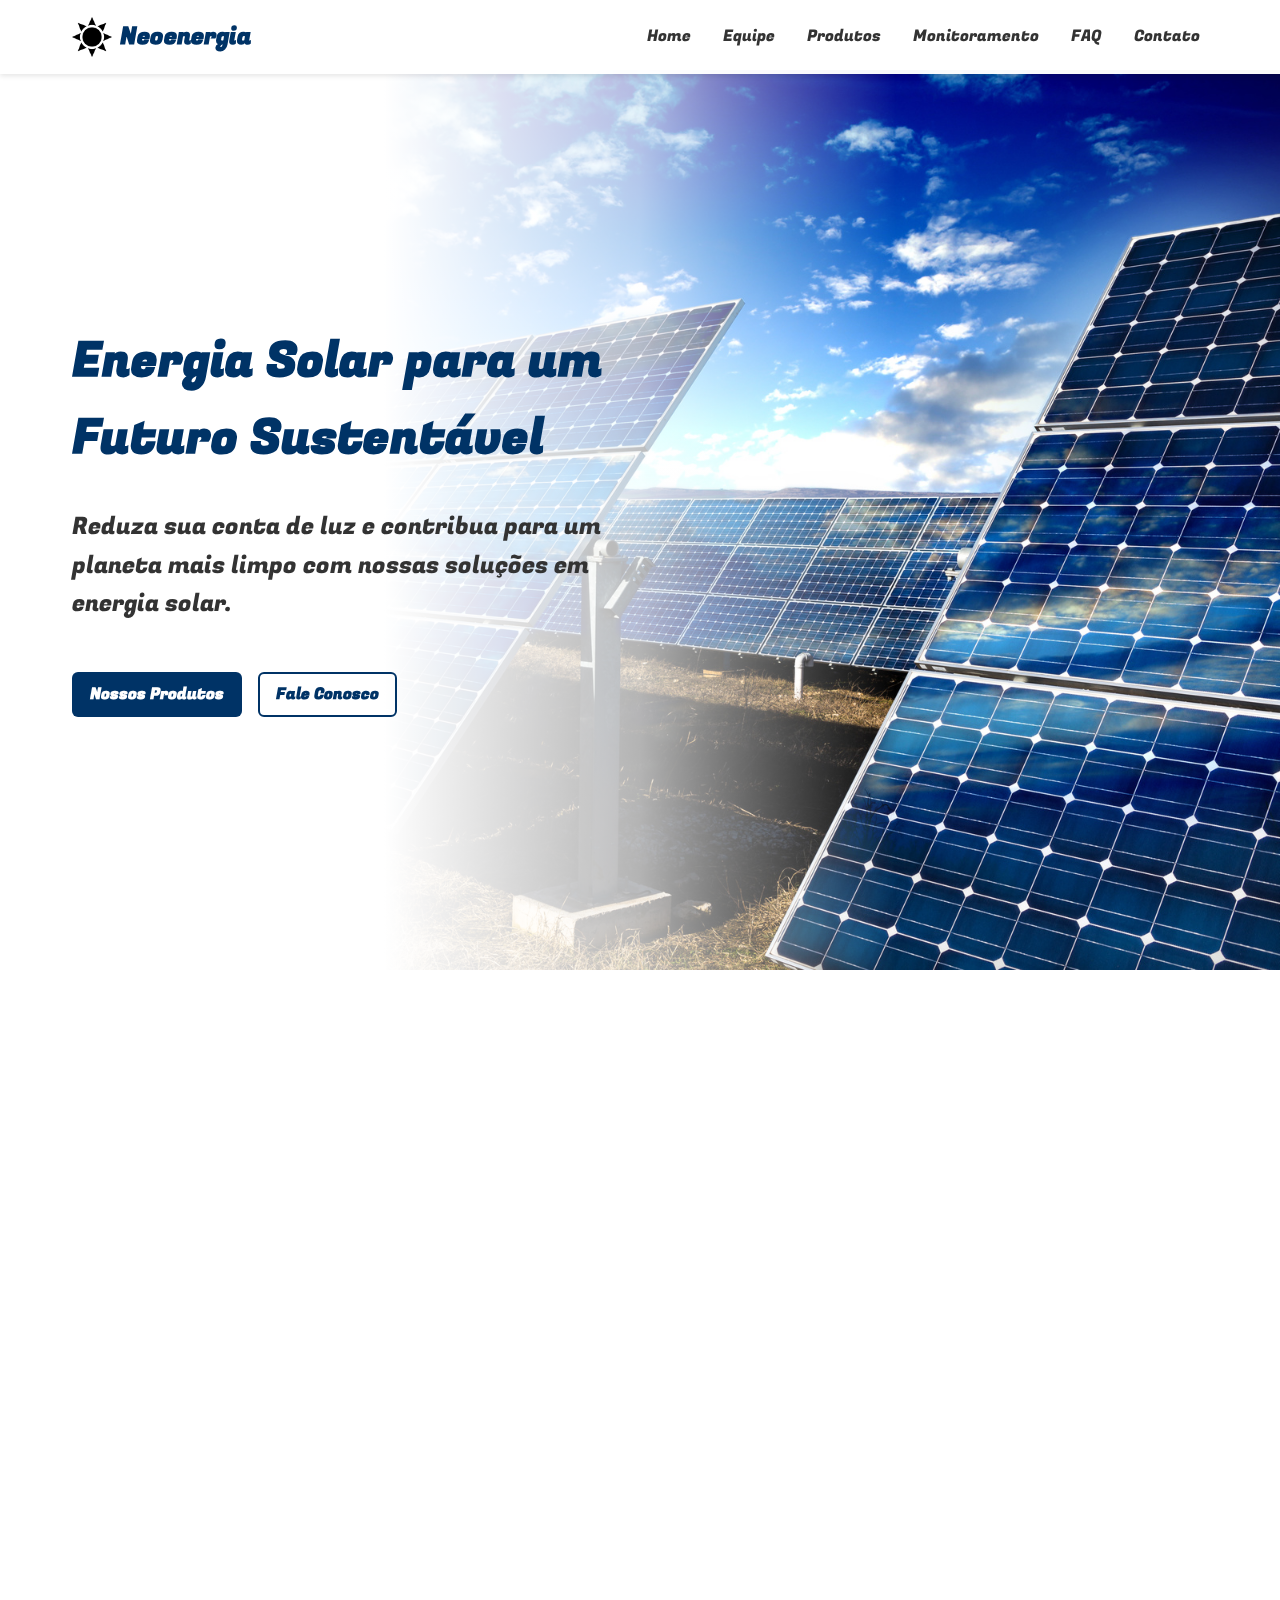
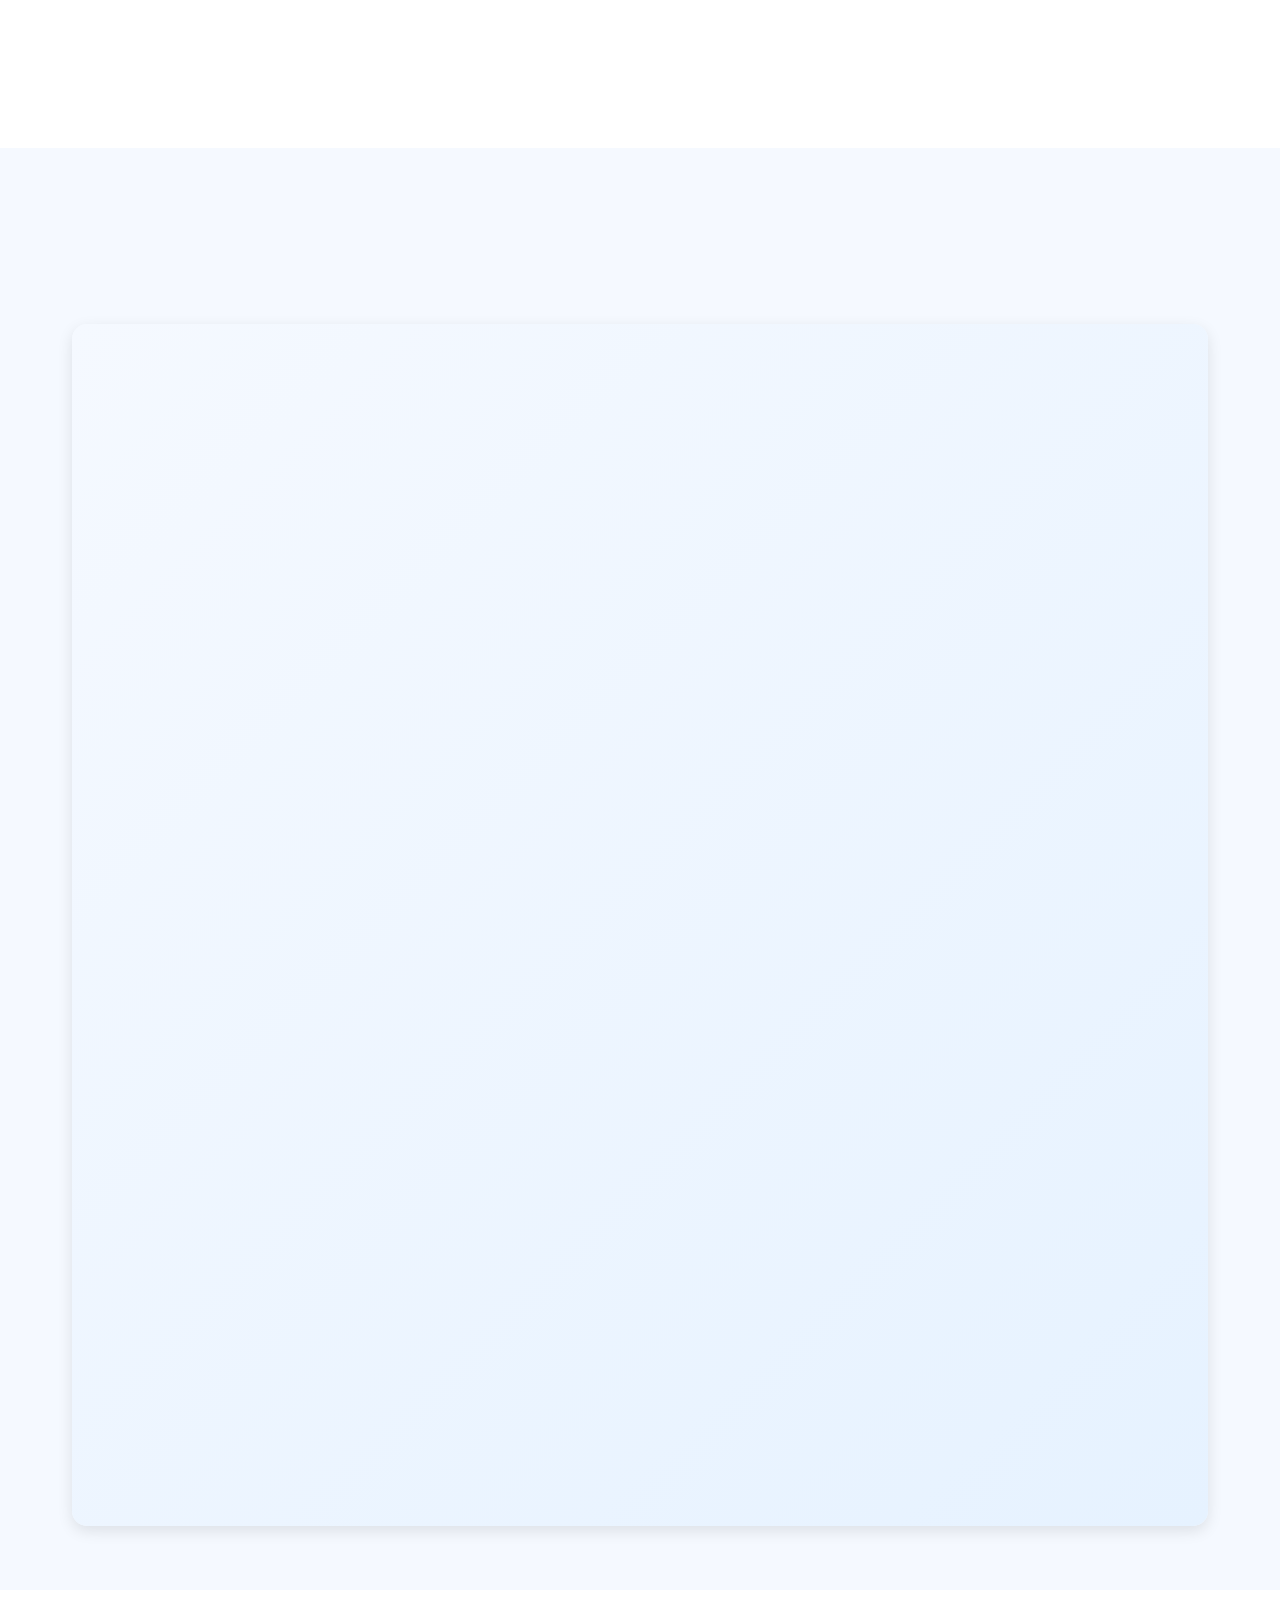
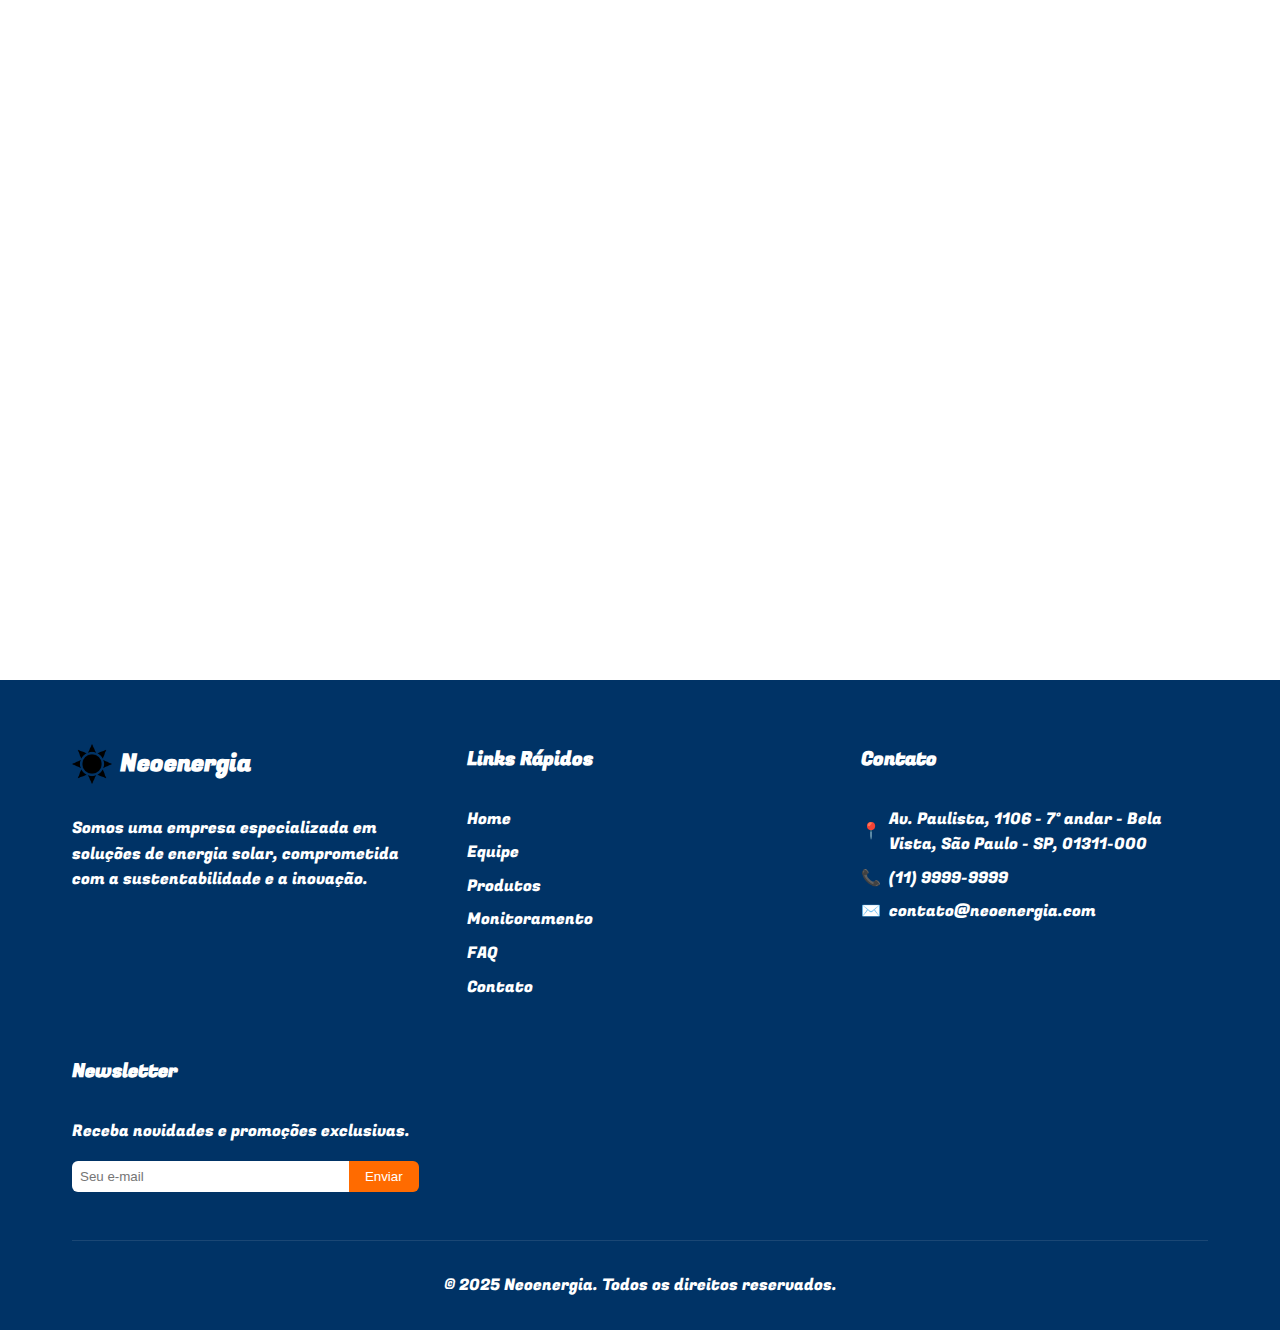
<file: index.html>
<!DOCTYPE html>
<html lang="pt-BR">
<head>
    <meta charset="UTF-8">
    <meta name="viewport" content="width=device-width, initial-scale=1.0">
    <title>Neoenergia - Energia Sustentável</title>
    <meta name="description" content="Soluções em energia solar para residências e empresas">
    
    <!-- Fontes -->
    <link rel="preconnect" href="https://fonts.googleapis.com">
    <link rel="preconnect" href="https://fonts.gstatic.com" crossorigin>
    <link href="https://fonts.googleapis.com/css2?family=Fugaz+One&display=swap" rel="stylesheet">
    
    <!-- CSS -->
    <link rel="stylesheet" href="main.css">
    <link rel="stylesheet" href="mobile.css">
    
    <!-- Favicon -->
    <link rel="icon" href="sol_icon.png">
    
    <!-- AOS CSS (Animate on Scroll) -->
    <link href="https://unpkg.com/aos@2.3.1/dist/aos.css" rel="stylesheet">
</head>
<body>
    <!-- Navbar -->
    <nav class="navbar">
        <div class="container nav__container">
            <a href="index.html" class="nav__logo">
                <img src="sol.png" alt="Logo Neoenergia" width="40" height="40">
                <span>Neoenergia</span>
            </a>
            
            <div class="nav__botoes">
                <a href="index.html" class="nav__botao">Home</a>
                <a href="team.html" class="nav__botao">Equipe</a>
                <a href="#produtos" class="nav__botao">Produtos</a>
                <a href="#monitoramento" class="nav__botao">Monitoramento</a>
                <a href="faq.html" class="nav__botao">FAQ</a>
                <a href="contato.html" class="nav__botao">Contato</a>
            </div>
            
            <button class="nav__mobile-btn" aria-label="Menu Mobile" aria-expanded="false">
                <span></span>
                <span></span>
                <span></span>
            </button>
        </div>
    </nav>

    <!-- Hero Section -->
    <section class="hero" id="home">
        <div class="container">
            <div class="hero__content" data-aos="fade-right">
                <h1 class="hero__title">Energia Solar para um Futuro Sustentável</h1>
                <p class="hero__subtitle">Reduza sua conta de luz e contribua para um planeta mais limpo com nossas soluções em energia solar.</p>
                <div class="hero__buttons">
                    <a href="#produtos" class="btn btn--primary">Nossos Produtos</a>
                    <a href="contato.html" class="btn btn--secondary">Fale Conosco</a>
                </div>
            </div>
        </div>
    </section>

    <!-- Produtos Section -->
    <section class="section" id="produtos">
        <div class="container">
            <h2 class="section__title" data-aos="fade-up">Nossos Produtos</h2>
            
            <div class="products__grid">
                <div class="product" data-aos="fade-up" data-aos-delay="100">
                    <div class="product__image">
                        <img src="produto1.webp" alt="Painel Solar Residencial">
                    </div>
                    <h3>Sistema Residencial</h3>
                    <p>Ideal para casas e pequenos comércios, nosso sistema residencial é fácil de instalar e oferece excelente custo-benefício.</p>
                    <a href="produto-residencial.html" class="btn btn--secondary">Saiba Mais</a>
                </div>
                
                <div class="product" data-aos="fade-up" data-aos-delay="200">
                    <div class="product__image">
                        <img src="produto2.webp" alt="Painel Solar Empresarial">
                    </div>
                    <h3>Sistema Empresarial</h3>
                    <p>Solução completa para empresas que buscam reduzir custos e melhorar sua sustentabilidade ambiental.</p>
                    <a href="produto-empresarial.html" class="btn btn--secondary">Saiba Mais</a>
                </div>
                
                <div class="product" data-aos="fade-up" data-aos-delay="300">
                    <div class="product__image">
                        <img src="produto3.webp" alt="Painel Solar Industrial">
                    </div>
                    <h3>Sistema Industrial</h3>
                    <p>Para grandes instalações, oferecemos projetos personalizados com alta capacidade de geração.</p>
                    <a href="produto-industrial.html" class="btn btn--secondary">Saiba Mais</a>
                </div>
            </div>
        </div>
    </section>

    <!-- Monitoramento Section -->
    <section class="section section--alt" id="monitoramento">
        <div class="container">
            <h2 class="section__title" data-aos="fade-up">Monitoramento em Tempo Real</h2>
            
            <div class="monitoring__wrapper">
                <div class="monitoring__content">
                    <div class="monitoring__text" data-aos="fade-right">
                        <h3 class="monitoring__subtitle">Controle Total na Palma da Sua Mão</h3>
                        <p>Acompanhe a geração de energia do seu sistema solar em tempo real através do nosso aplicativo exclusivo, disponível para Android e iOS.</p>
                        
                        <div class="monitoring__features">
                            <div class="feature-item" data-aos="fade-up" data-aos-delay="100">
                                <div class="feature-icon">📊</div>
                                <div class="feature-text">
                                    <h4>Visualização Detalhada</h4>
                                    <p>Acompanhe a produção diária, mensal e anual com gráficos interativos</p>
                                </div>
                            </div>
                            
                            <div class="feature-item" data-aos="fade-up" data-aos-delay="200">
                                <div class="feature-icon">🔔</div>
                                <div class="feature-text">
                                    <h4>Alertas Inteligentes</h4>
                                    <p>Receba notificações sobre manutenção preventiva e otimização do sistema</p>
                                </div>
                            </div>
                            
                            <div class="feature-item" data-aos="fade-up" data-aos-delay="300">
                                <div class="feature-icon">📱</div>
                                <div class="feature-text">
                                    <h4>Controle Remoto</h4>
                                    <p>Gerencie seu sistema de qualquer lugar, a qualquer momento</p>
                                </div>
                            </div>
                            
                            <div class="feature-item" data-aos="fade-up" data-aos-delay="400">
                                <div class="feature-icon">💰</div>
                                <div class="feature-text">
                                    <h4>Economia Calculada</h4>
                                    <p>Veja em tempo real quanto você está economizando em sua conta de energia</p>
                                </div>
                            </div>
                        </div>
                        
                        <div class="app-buttons" data-aos="fade-up">
                            <a href="#" class="btn btn--primary">
                                <span class="app-icon">📱</span>
                                <span class="app-text">Baixar Aplicativo</span>
                            </a>
                            <a href="contato.html" class="btn btn--secondary">Solicitar Demonstração</a>
                        </div>
                    </div>
                    
                    <div class="monitoring__image" data-aos="fade-left">
                        <div class="app-frame">
                            <img src="app.webp" alt="Aplicativo de Monitoramento">
                        </div>
                        <div class="app-shadow"></div>
                    </div>
                </div>
            </div>
        </div>
    </section>

    <!-- Video Section -->
    <section class="section" id="video">
        <div class="container">
            <h2 class="section__title" data-aos="fade-up">Veja Como Funciona</h2>
            
            <div class="video-container" data-aos="zoom-in">
                <iframe src="https://www.youtube.com/embed/JYW8V5CnvxE" title="Como funciona a energia solar" frameborder="0" allow="accelerometer; autoplay; clipboard-write; encrypted-media; gyroscope; picture-in-picture" allowfullscreen></iframe>
            </div>
        </div>
    </section>

    <!-- Footer -->
    <footer class="footer">
        <div class="container">
            <div class="footer__grid">
                <div class="footer__about">
                    <div class="footer__logo">
                        <img src="sol.png" alt="Logo Neoenergia" width="40" height="40">
                        <span>Neoenergia</span>
                    </div>
                    <p>Somos uma empresa especializada em soluções de energia solar, comprometida com a sustentabilidade e a inovação.</p>
                </div>
                
                <div class="footer__links">
                    <h3>Links Rápidos</h3>
                    <ul>
                        <li><a href="index.html">Home</a></li>
                        <li><a href="team.html">Equipe</a></li>
                        <li><a href="#produtos">Produtos</a></li>
                        <li><a href="#monitoramento">Monitoramento</a></li>
                        <li><a href="faq.html">FAQ</a></li>
                        <li><a href="contato.html">Contato</a></li>
                    </ul>
                </div>
                
                <div class="footer__contact">
                    <h3>Contato</h3>
                    <p><span class="icon">📍</span> Av. Paulista, 1106 - 7º andar - Bela Vista, São Paulo - SP, 01311-000</p>
                    <p><span class="icon">📞</span> (11) 9999-9999</p>
                    <p><span class="icon">✉️</span> contato@neoenergia.com</p>
                </div>
                
                <div class="footer__newsletter">
                    <h3>Newsletter</h3>
                    <p>Receba novidades e promoções exclusivas.</p>
                    <form class="newsletter-form">
                        <input type="email" placeholder="Seu e-mail" required>
                        <button type="submit">Enviar</button>
                    </form>
                </div>
            </div>
            
            <div class="footer__copyright">
                <p>&copy; 2025 Neoenergia. Todos os direitos reservados.</p>
            </div>
        </div>
    </footer>

    <a href="#" class="back-to-top">↑</a>

    <!-- AOS JS (Animate on Scroll) -->
    <script src="https://unpkg.com/aos@2.3.1/dist/aos.js"></script>
    
    <!-- Main JS -->
    <script src="main.js"></script>
</body>
</html>
</file>
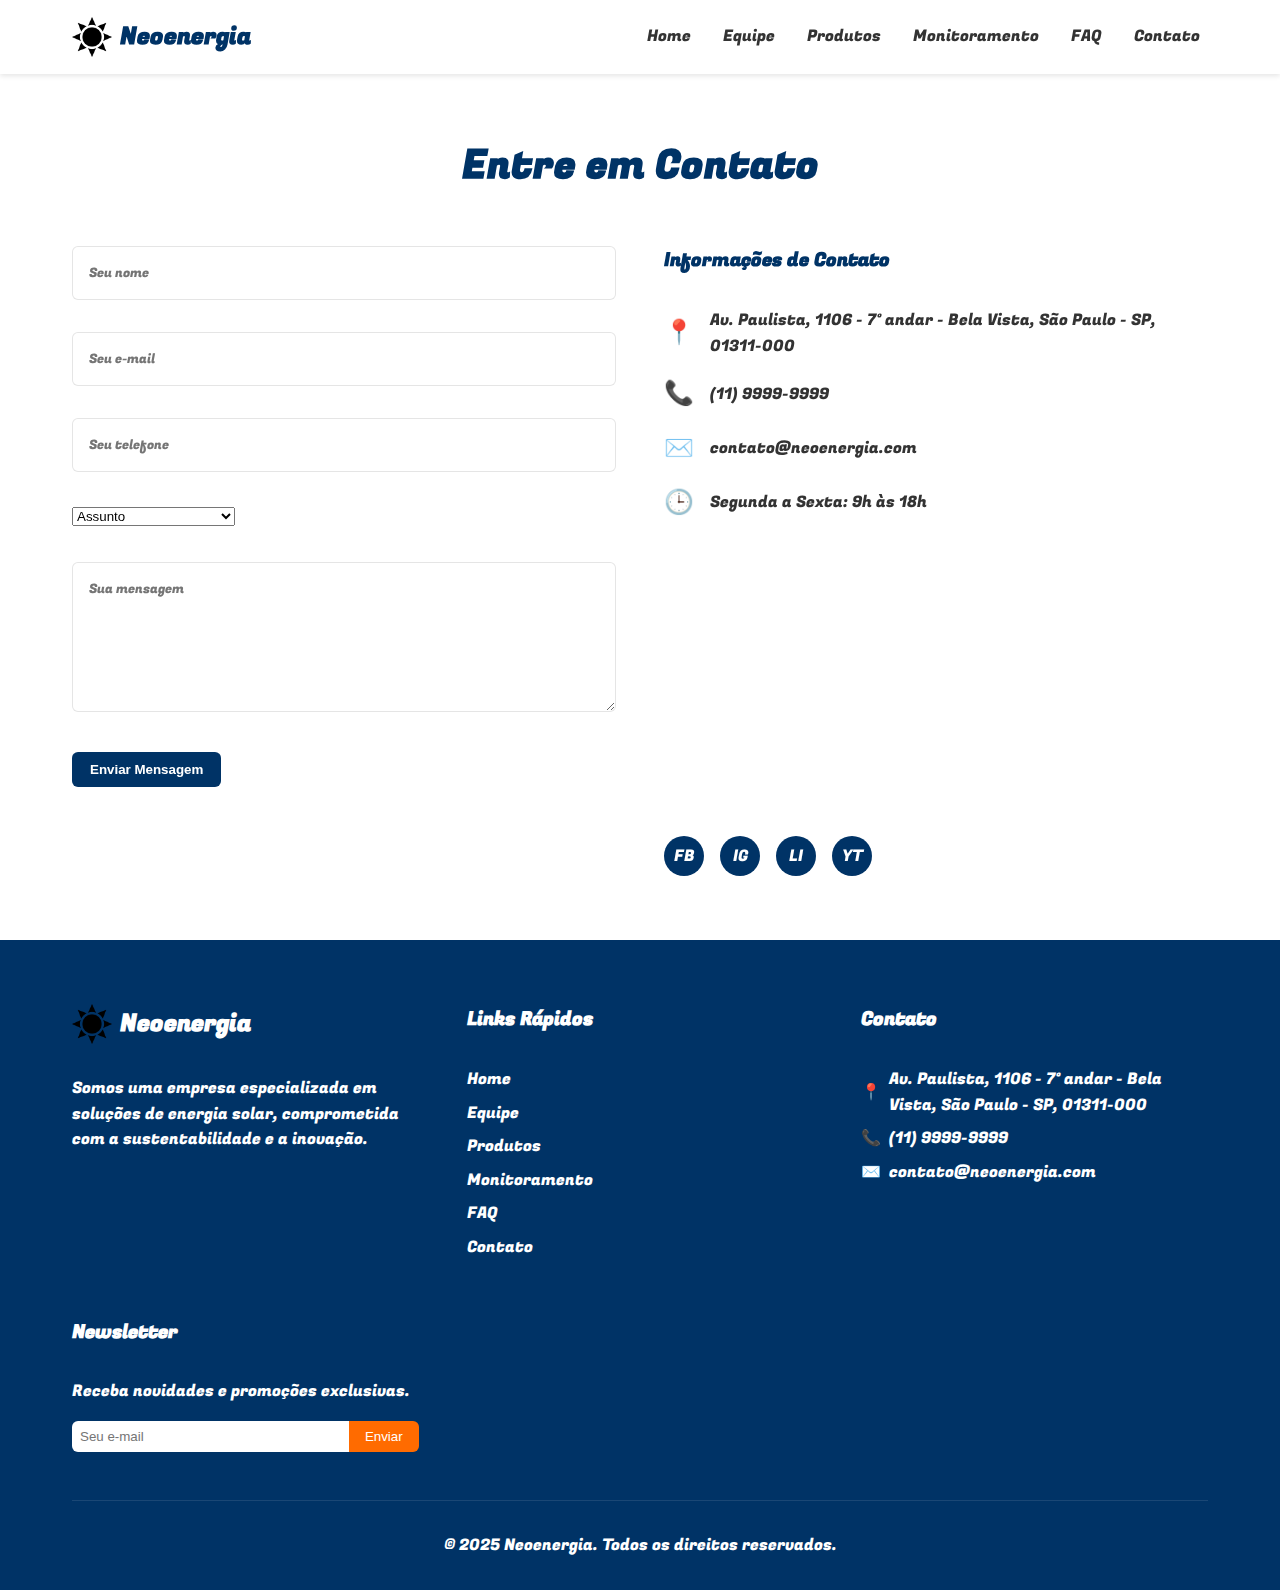
<file: contato.html>
<!DOCTYPE html>
<html lang="pt-BR">
<head>
    <meta charset="UTF-8">
    <meta name="viewport" content="width=device-width, initial-scale=1.0">
    <title>Contato - Neoenergia</title>
    <meta name="description" content="Entre em contato com a Neoenergia para soluções em energia solar">
    
    <!-- Fontes -->
    <link rel="preconnect" href="https://fonts.googleapis.com">
    <link rel="preconnect" href="https://fonts.gstatic.com" crossorigin>
    <link href="https://fonts.googleapis.com/css2?family=Fugaz+One&display=swap" rel="stylesheet">
    
    <!-- CSS -->
    <link rel="stylesheet" href="main.css">
    <link rel="stylesheet" href="mobile.css">
    
    <!-- Favicon -->
    <link rel="icon" href="sol_icon.png">
    
    <!-- AOS CSS (Animate on Scroll) -->
    <link href="https://unpkg.com/aos@2.3.1/dist/aos.css" rel="stylesheet">
</head>
<body>
    <!-- Navbar -->
    <nav class="navbar">
        <div class="container nav__container">
            <a href="index.html" class="nav__logo">
                <img src="sol.png" alt="Logo Neoenergia" width="40" height="40">
                <span>Neoenergia</span>
            </a>
            
            <div class="nav__botoes">
                <a href="index.html" class="nav__botao">Home</a>
                <a href="team.html" class="nav__botao">Equipe</a>
                <a href="index.html#produtos" class="nav__botao">Produtos</a>
                <a href="index.html#monitoramento" class="nav__botao">Monitoramento</a>
                <a href="faq.html" class="nav__botao">FAQ</a>
                <a href="contato.html" class="nav__botao">Contato</a>
            </div>
            
            <button class="nav__mobile-btn" aria-label="Menu Mobile" aria-expanded="false">
                <span></span>
                <span></span>
                <span></span>
            </button>
        </div>
    </nav>

    <!-- Contact Section -->
    <section class="section section--contact">
        <div class="container">
            <h1 class="section__title" data-aos="fade-up">Entre em Contato</h1>
            
            <div class="contact__grid">
                <div class="contact__form" data-aos="fade-right">
                    <form id="contactForm">
                        <div class="form-group">
                            <input type="text" id="name" name="name" placeholder="Seu nome" required>
                            <div class="error-message" id="name-error">Por favor, informe seu nome.</div>
                        </div>
                        
                        <div class="form-group">
                            <input type="email" id="email" name="email" placeholder="Seu e-mail" required>
                            <div class="error-message" id="email-error">Por favor, informe um e-mail válido.</div>
                        </div>
                        
                        <div class="form-group">
                            <input type="tel" id="phone" name="phone" placeholder="Seu telefone" required>
                            <div class="error-message" id="phone-error">Por favor, informe um telefone válido.</div>
                        </div>
                        
                        <div class="form-group">
                            <select id="subject" name="subject" required>
                                <option value="" disabled selected>Assunto</option>
                                <option value="orcamento">Solicitar orçamento</option>
                                <option value="duvida">Dúvidas sobre produtos</option>
                                <option value="suporte">Suporte técnico</option>
                                <option value="outro">Outro assunto</option>
                            </select>
                            <div class="error-message" id="subject-error">Por favor, selecione um assunto.</div>
                        </div>
                        
                        <div class="form-group">
                            <textarea id="message" name="message" placeholder="Sua mensagem" required></textarea>
                            <div class="error-message" id="message-error">Por favor, escreva sua mensagem.</div>
                        </div>
                        
                        <button type="submit" class="btn btn--primary">Enviar Mensagem</button>
                    </form>
                </div>
                
                <div class="contact__info" data-aos="fade-left">
                    <h3>Informações de Contato</h3>
                    
                    <div class="info-item">
                        <span class="icon">📍</span>
                        <p>Av. Paulista, 1106 - 7º andar - Bela Vista, São Paulo - SP, 01311-000</p>
                    </div>
                    
                    <div class="info-item">
                        <span class="icon">📞</span>
                        <p>(11) 9999-9999</p>
                    </div>
                    
                    <div class="info-item">
                        <span class="icon">✉️</span>
                        <p>contato@neoenergia.com</p>
                    </div>
                    
                    <div class="info-item">
                        <span class="icon">🕒</span>
                        <p>Segunda a Sexta: 9h às 18h</p>
                    </div>
                    
                    <div class="map-container">
                        <iframe src="https://www.google.com/maps/embed?pb=!1m18!1m12!1m3!1d3657.3972066384366!2d-46.65562492414537!3d-23.55380066133943!2m3!1f0!2f0!3f0!3m2!1i1024!2i768!4f13.1!3m3!1m2!1s0x94ce59c7f481fd9f%3A0x9982bfde4df54830!2sAv.%20Paulista%2C%201106%20-%20Bela%20Vista%2C%20S%C3%A3o%20Paulo%20-%20SP%2C%2001310-100!5e0!3m2!1spt-BR!2sbr!4v1684689548037!5m2!1spt-BR!2sbr" class="contact-map" allowfullscreen="" loading="lazy" referrerpolicy="no-referrer-when-downgrade"></iframe>
                    </div>
                    
                    <div class="social-links">
                        <a href="#" class="social-link">FB</a>
                        <a href="#" class="social-link">IG</a>
                        <a href="#" class="social-link">LI</a>
                        <a href="#" class="social-link">YT</a>
                    </div>
                </div>
            </div>
        </div>
    </section>

    <!-- Footer -->
    <footer class="footer">
        <div class="container">
            <div class="footer__grid">
                <div class="footer__about">
                    <div class="footer__logo">
                        <img src="sol.png" alt="Logo Neoenergia" width="40" height="40">
                        <span>Neoenergia</span>
                    </div>
                    <p>Somos uma empresa especializada em soluções de energia solar, comprometida com a sustentabilidade e a inovação.</p>
                </div>
                
                <div class="footer__links">
                    <h3>Links Rápidos</h3>
                    <ul>
                        <li><a href="index.html">Home</a></li>
                        <li><a href="team.html">Equipe</a></li>
                        <li><a href="index.html#produtos">Produtos</a></li>
                        <li><a href="index.html#monitoramento">Monitoramento</a></li>
                        <li><a href="faq.html">FAQ</a></li>
                        <li><a href="contato.html">Contato</a></li>
                    </ul>
                </div>
                
                <div class="footer__contact">
                    <h3>Contato</h3>
                    <p><span class="icon">📍</span> Av. Paulista, 1106 - 7º andar - Bela Vista, São Paulo - SP, 01311-000</p>
                    <p><span class="icon">📞</span> (11) 9999-9999</p>
                    <p><span class="icon">✉️</span> contato@neoenergia.com</p>
                </div>
                
                <div class="footer__newsletter">
                    <h3>Newsletter</h3>
                    <p>Receba novidades e promoções exclusivas.</p>
                    <form class="newsletter-form">
                        <input type="email" placeholder="Seu e-mail" required>
                        <button type="submit">Enviar</button>
                    </form>
                </div>
            </div>
            
            <div class="footer__copyright">
                <p>&copy; 2025 Neoenergia. Todos os direitos reservados.</p>
            </div>
        </div>
    </footer>

    <a href="#" class="back-to-top">↑</a>

    <!-- AOS JS (Animate on Scroll) -->
    <script src="https://unpkg.com/aos@2.3.1/dist/aos.js"></script>
    
    <!-- Main JS -->
    <script src="main.js"></script>
    
    <!-- Contact JS -->
    <script src="contact.js"></script>
</body>
</html>
</file>
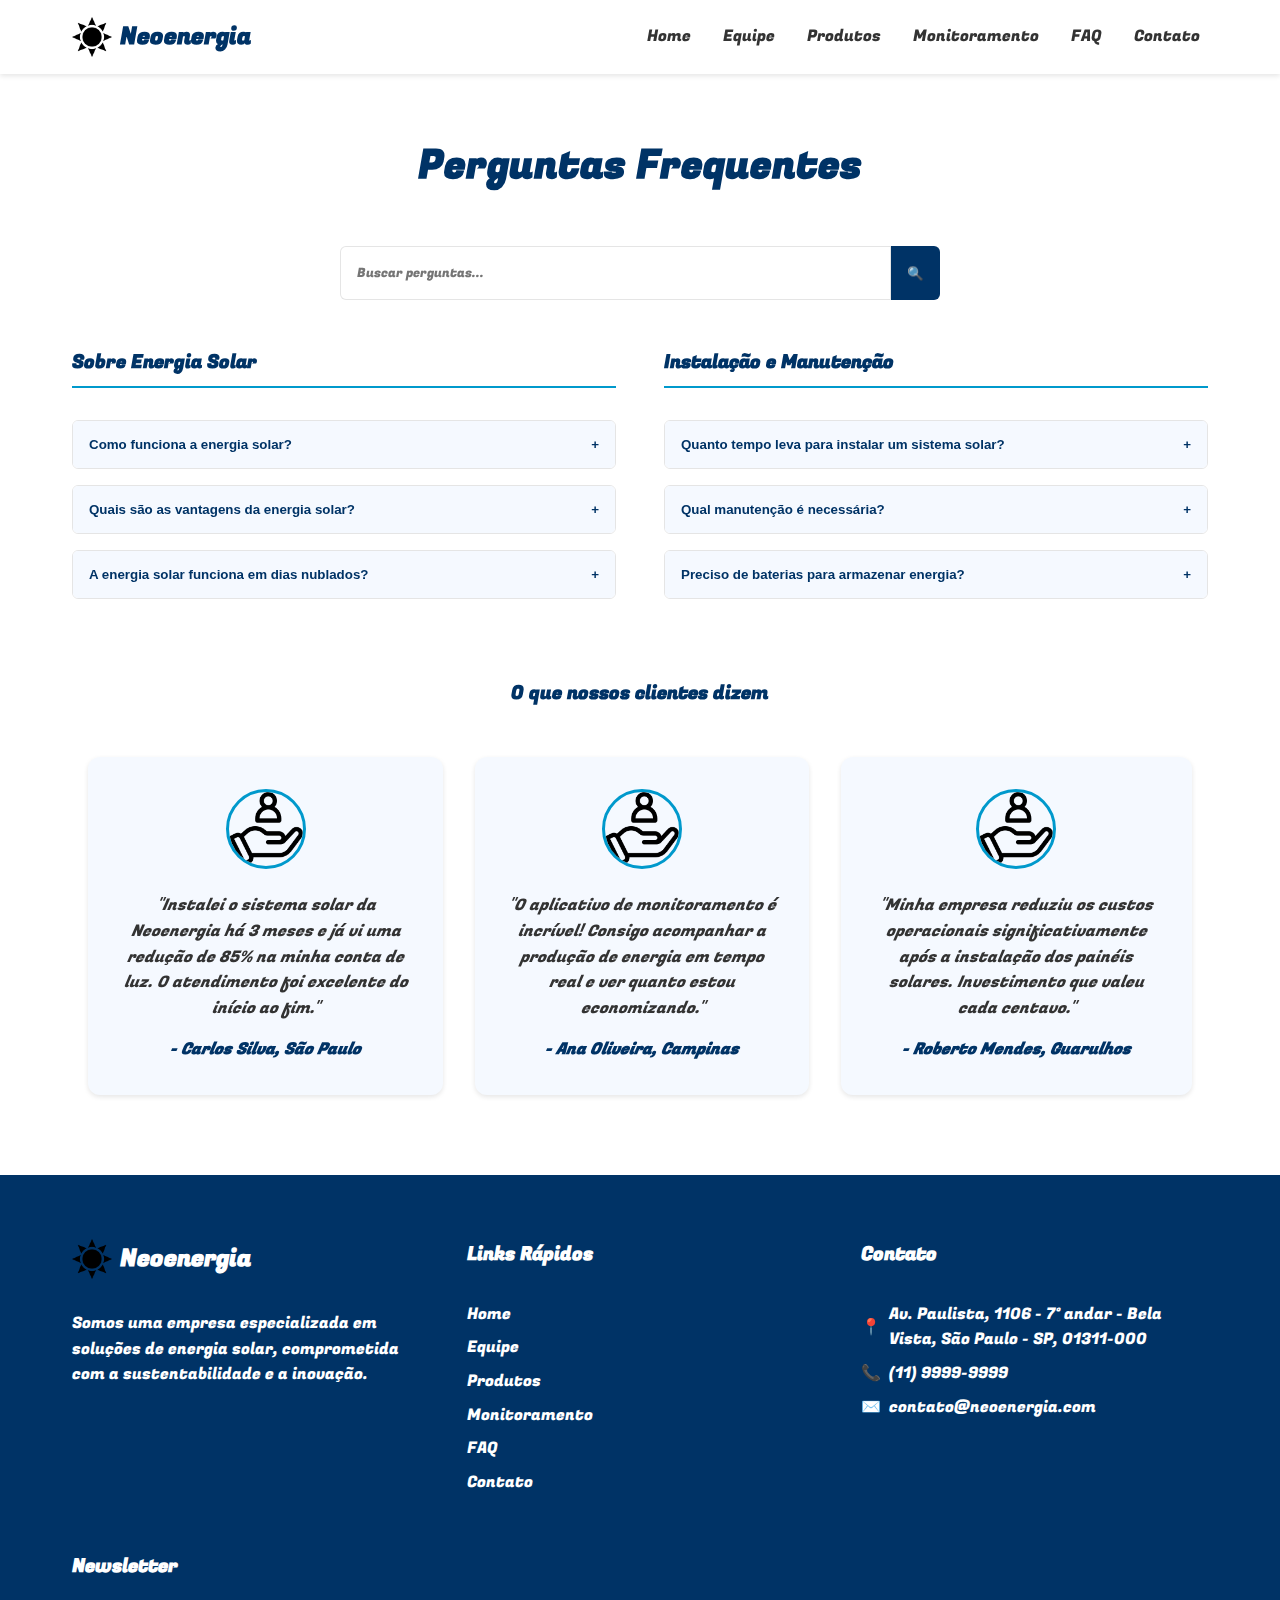
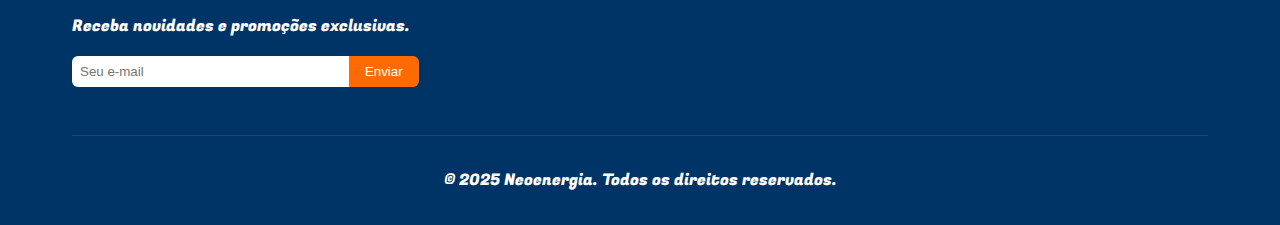
<file: faq.html>
<!DOCTYPE html>
<html lang="pt-BR">
<head>
    <meta charset="UTF-8">
    <meta name="viewport" content="width=device-width, initial-scale=1.0">
    <title>FAQ - Neoenergia</title>
    <meta name="description" content="Perguntas frequentes sobre energia solar e nossos produtos">
    
    <!-- Fontes -->
    <link rel="preconnect" href="https://fonts.googleapis.com">
    <link rel="preconnect" href="https://fonts.gstatic.com" crossorigin>
    <link href="https://fonts.googleapis.com/css2?family=Fugaz+One&display=swap" rel="stylesheet">
    
    <!-- CSS -->
    <link rel="stylesheet" href="main.css">
    <link rel="stylesheet" href="mobile.css">
    
    <!-- Favicon -->
    <link rel="icon" href="sol_icon.png">
    
    <!-- AOS CSS (Animate on Scroll) -->
    <link href="https://unpkg.com/aos@2.3.1/dist/aos.css" rel="stylesheet">
</head>
<body>
    <!-- Navbar -->
    <nav class="navbar">
        <div class="container nav__container">
            <a href="index.html" class="nav__logo">
                <img src="sol.png" alt="Logo Neoenergia" width="40" height="40">
                <span>Neoenergia</span>
            </a>
            
            <div class="nav__botoes">
                <a href="index.html" class="nav__botao">Home</a>
                <a href="team.html" class="nav__botao">Equipe</a>
                <a href="index.html#produtos" class="nav__botao">Produtos</a>
                <a href="index.html#monitoramento" class="nav__botao">Monitoramento</a>
                <a href="faq.html" class="nav__botao">FAQ</a>
                <a href="contato.html" class="nav__botao">Contato</a>
            </div>
            
            <button class="nav__mobile-btn" aria-label="Menu Mobile" aria-expanded="false">
                <span></span>
                <span></span>
                <span></span>
            </button>
        </div>
    </nav>

    <!-- FAQ Section -->
    <section class="section section--faq">
        <div class="container">
            <h1 class="section__title" data-aos="fade-up">Perguntas Frequentes</h1>
            
            <div class="search-box" data-aos="fade-up">
                <input type="text" id="faq-search" placeholder="Buscar perguntas...">
                <button class="search-btn">🔍</button>
            </div>
            
            <div class="faq-container">
                <div class="faq-category" data-aos="fade-up">
                    <h3>Sobre Energia Solar</h3>
                    
                    <div class="faq-item">
                        <button class="faq-question">
                            Como funciona a energia solar? <span>+</span>
                        </button>
                        <div class="faq-answer">
                            <p>A energia solar funciona através de painéis fotovoltaicos que captam a luz do sol e a convertem em eletricidade. Essa eletricidade é então transformada de corrente contínua para corrente alternada através de um inversor, podendo ser utilizada para alimentar os equipamentos elétricos da sua casa ou empresa.</p>
                        </div>
                    </div>
                    
                    <div class="faq-item">
                        <button class="faq-question">
                            Quais são as vantagens da energia solar? <span>+</span>
                        </button>
                        <div class="faq-answer">
                            <p>As principais vantagens da energia solar incluem:</p>
                            <ul>
                                <li>Economia significativa na conta de luz</li>
                                <li>Energia limpa e renovável, reduzindo a emissão de gases de efeito estufa</li>
                                <li>Baixa manutenção e longa vida útil (25+ anos)</li>
                                <li>Valorização do imóvel</li>
                                <li>Independência energética</li>
                            </ul>
                        </div>
                    </div>
                    
                    <div class="faq-item">
                        <button class="faq-question">
                            A energia solar funciona em dias nublados? <span>+</span>
                        </button>
                        <div class="faq-answer">
                            <p>Sim, os painéis solares continuam gerando energia mesmo em dias nublados, embora com eficiência reduzida. Os painéis captam a radiação solar difusa que atravessa as nuvens. Nossos sistemas são dimensionados considerando a média anual de radiação solar da sua região, incluindo períodos de menor incidência solar.</p>
                        </div>
                    </div>
                </div>
                
                <div class="faq-category" data-aos="fade-up" data-aos-delay="100">
                    <h3>Instalação e Manutenção</h3>
                    
                    <div class="faq-item">
                        <button class="faq-question">
                            Quanto tempo leva para instalar um sistema solar? <span>+</span>
                        </button>
                        <div class="faq-answer">
                            <p>O tempo de instalação varia conforme o tamanho do sistema, mas geralmente leva de 2 a 5 dias para sistemas residenciais. Sistemas empresariais ou industriais podem levar mais tempo. Todo o processo, desde a assinatura do contrato até a conexão com a rede, pode levar de 30 a 60 dias, incluindo aprovações e homologação junto à concessionária de energia.</p>
                        </div>
                    </div>
                    
                    <div class="faq-item">
                        <button class="faq-question">
                            Qual manutenção é necessária? <span>+</span>
                        </button>
                        <div class="faq-answer">
                            <p>Os sistemas solares requerem mínima manutenção. Recomendamos a limpeza dos painéis a cada 6 meses para remover poeira e sujeira que podem reduzir a eficiência. Nosso aplicativo de monitoramento alerta sobre qualquer queda de desempenho, permitindo manutenção preventiva. Oferecemos planos de manutenção que incluem visitas técnicas periódicas para garantir o máximo desempenho do seu sistema.</p>
                        </div>
                    </div>
                    
                    <div class="faq-item">
                        <button class="faq-question">
                            Preciso de baterias para armazenar energia? <span>+</span>
                        </button>
                        <div class="faq-answer">
                            <p>Não necessariamente. A maioria dos sistemas que instalamos são conectados à rede (on-grid), onde o excedente de energia produzida durante o dia é injetado na rede elétrica, gerando créditos que podem ser utilizados à noite ou em dias de baixa produção. Sistemas com baterias (off-grid ou híbridos) são recomendados apenas para áreas sem acesso à rede elétrica ou para clientes que desejam independência energética total.</p>
                        </div>
                    </div>
                </div>
            </div>
            
            <div class="testimonials" data-aos="fade-up">
                <h3>O que nossos clientes dizem</h3>
                
                <div class="testimonial-slider">
                    <div class="testimonial">
                        <img src="cliente1.webp" alt="Cliente 1">
                        <blockquote>"Instalei o sistema solar da Neoenergia há 3 meses e já vi uma redução de 85% na minha conta de luz. O atendimento foi excelente do início ao fim."</blockquote>
                        <cite>- Carlos Silva, São Paulo</cite>
                    </div>
                    
                    <div class="testimonial">
                        <img src="cliente2.webp" alt="Cliente 2">
                        <blockquote>"O aplicativo de monitoramento é incrível! Consigo acompanhar a produção de energia em tempo real e ver quanto estou economizando."</blockquote>
                        <cite>- Ana Oliveira, Campinas</cite>
                    </div>
                    
                    <div class="testimonial">
                        <img src="cliente3.webp" alt="Cliente 3">
                        <blockquote>"Minha empresa reduziu os custos operacionais significativamente após a instalação dos painéis solares. Investimento que valeu cada centavo."</blockquote>
                        <cite>- Roberto Mendes, Guarulhos</cite>
                    </div>
                </div>
            </div>
        </div>
    </section>

    <!-- Footer -->
    <footer class="footer">
        <div class="container">
            <div class="footer__grid">
                <div class="footer__about">
                    <div class="footer__logo">
                        <img src="sol.png" alt="Logo Neoenergia" width="40" height="40">
                        <span>Neoenergia</span>
                    </div>
                    <p>Somos uma empresa especializada em soluções de energia solar, comprometida com a sustentabilidade e a inovação.</p>
                </div>
                
                <div class="footer__links">
                    <h3>Links Rápidos</h3>
                    <ul>
                        <li><a href="index.html">Home</a></li>
                        <li><a href="team.html">Equipe</a></li>
                        <li><a href="index.html#produtos">Produtos</a></li>
                        <li><a href="index.html#monitoramento">Monitoramento</a></li>
                        <li><a href="faq.html">FAQ</a></li>
                        <li><a href="contato.html">Contato</a></li>
                    </ul>
                </div>
                
                <div class="footer__contact">
                    <h3>Contato</h3>
                    <p><span class="icon">📍</span> Av. Paulista, 1106 - 7º andar - Bela Vista, São Paulo - SP, 01311-000</p>
                    <p><span class="icon">📞</span> (11) 9999-9999</p>
                    <p><span class="icon">✉️</span> contato@neoenergia.com</p>
                </div>
                
                <div class="footer__newsletter">
                    <h3>Newsletter</h3>
                    <p>Receba novidades e promoções exclusivas.</p>
                    <form class="newsletter-form">
                        <input type="email" placeholder="Seu e-mail" required>
                        <button type="submit">Enviar</button>
                    </form>
                </div>
            </div>
            
            <div class="footer__copyright">
                <p>&copy; 2025 Neoenergia. Todos os direitos reservados.</p>
            </div>
        </div>
    </footer>

    <a href="#" class="back-to-top">↑</a>

    <!-- AOS JS (Animate on Scroll) -->
    <script src="https://unpkg.com/aos@2.3.1/dist/aos.js"></script>
    
    <!-- Main JS -->
    <script src="main.js"></script>
    
    <!-- FAQ JS -->
    <script src="faq.js"></script>
</body>
</html>
</file>
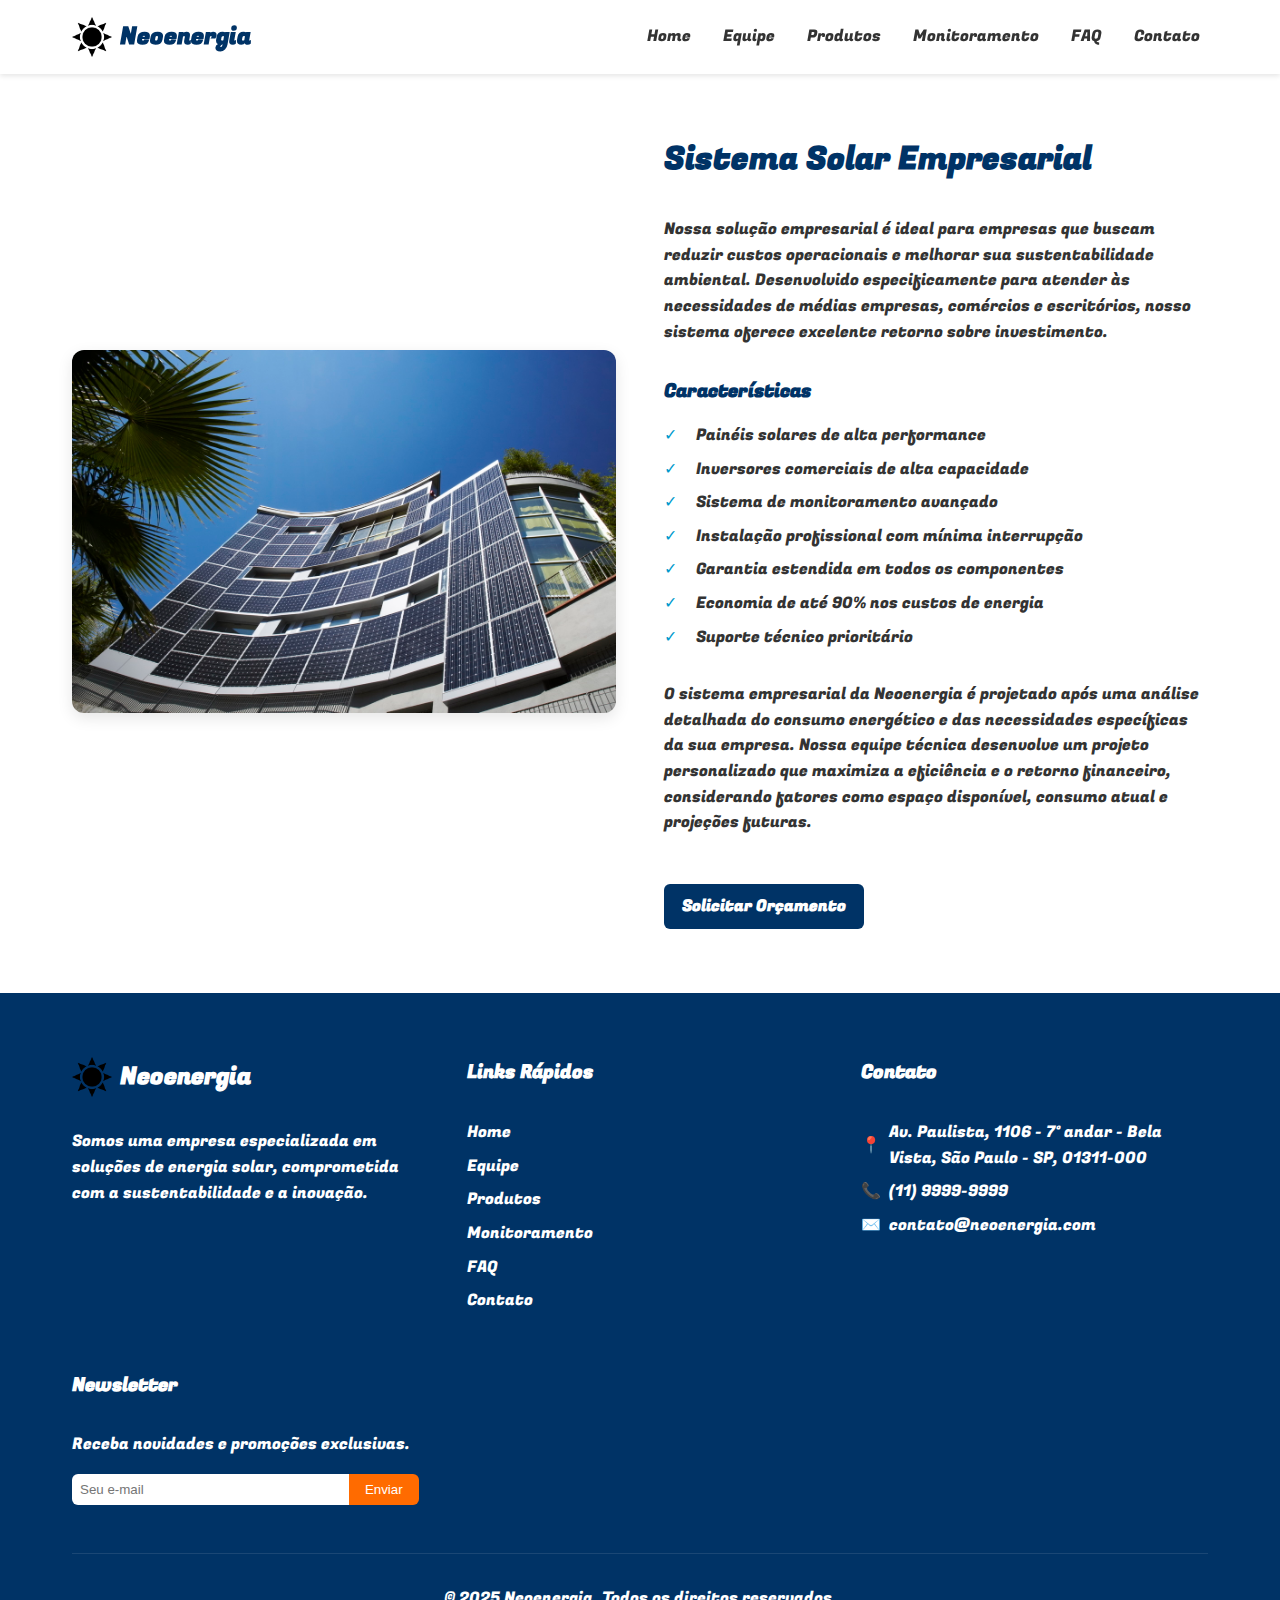
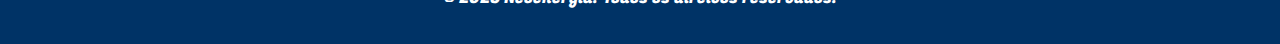
<file: produto-empresarial.html>
<!DOCTYPE html>
<html lang="pt-BR">
<head>
    <meta charset="UTF-8">
    <meta name="viewport" content="width=device-width, initial-scale=1.0">
    <title>Sistema Empresarial - Neoenergia</title>
    <meta name="description" content="Conheça nosso sistema de energia solar empresarial">
    
    <!-- Fontes -->
    <link rel="preconnect" href="https://fonts.googleapis.com">
    <link rel="preconnect" href="https://fonts.gstatic.com" crossorigin>
    <link href="https://fonts.googleapis.com/css2?family=Fugaz+One&display=swap" rel="stylesheet">
    
    <!-- CSS -->
    <link rel="stylesheet" href="main.css">
    
    <!-- Favicon -->
    <link rel="icon" href="sol_icon.png">
</head>
<body>
    <!-- Navbar -->
    <nav class="navbar">
        <div class="container nav__container">
            <a href="index.html" class="nav__logo">
                <img src="sol.png" alt="Logo Neoenergia" width="40" height="40">
                <span>Neoenergia</span>
            </a>
            
            <div class="nav__botoes">
                <a href="index.html" class="nav__botao">Home</a>
                <a href="team.html" class="nav__botao">Equipe</a>
                <a href="index.html#produtos" class="nav__botao">Produtos</a>
                <a href="index.html#monitoramento" class="nav__botao">Monitoramento</a>
                <a href="faq.html" class="nav__botao">FAQ</a>
                <a href="contato.html" class="nav__botao">Contato</a>
            </div>
            
            <button class="nav__mobile-btn" aria-label="Menu Mobile" aria-expanded="false">
                <span></span>
                <span></span>
                <span></span>
            </button>
        </div>
    </nav>

    <!-- Product Detail -->
    <section class="product-detail">
        <div class="container">
            <div class="product-detail__grid">
                <div class="product-detail__image">
                    <img src="produto2.webp" alt="Sistema Solar Empresarial">
                </div>
                <div class="product-detail__content">
                    <h1>Sistema Solar Empresarial</h1>
                    <p>Nossa solução empresarial é ideal para empresas que buscam reduzir custos operacionais e melhorar sua sustentabilidade ambiental. Desenvolvido especificamente para atender às necessidades de médias empresas, comércios e escritórios, nosso sistema oferece excelente retorno sobre investimento.</p>
                    
                    <div class="product-detail__features">
                        <h3>Características</h3>
                        <ul>
                            <li>Painéis solares de alta performance</li>
                            <li>Inversores comerciais de alta capacidade</li>
                            <li>Sistema de monitoramento avançado</li>
                            <li>Instalação profissional com mínima interrupção</li>
                            <li>Garantia estendida em todos os componentes</li>
                            <li>Economia de até 90% nos custos de energia</li>
                            <li>Suporte técnico prioritário</li>
                        </ul>
                    </div>
                    
                    <p>O sistema empresarial da Neoenergia é projetado após uma análise detalhada do consumo energético e das necessidades específicas da sua empresa. Nossa equipe técnica desenvolve um projeto personalizado que maximiza a eficiência e o retorno financeiro, considerando fatores como espaço disponível, consumo atual e projeções futuras.</p>
                    
                    <div class="product-detail__cta">
                        <a href="contato.html" class="btn btn--primary">Solicitar Orçamento</a>
                    </div>
                </div>
            </div>
        </div>
    </section>

    <!-- Footer -->
    <footer class="footer">
        <div class="container">
            <div class="footer__grid">
                <div class="footer__about">
                    <div class="footer__logo">
                        <img src="sol.png" alt="Logo Neoenergia" width="40" height="40">
                        <span>Neoenergia</span>
                    </div>
                    <p>Somos uma empresa especializada em soluções de energia solar, comprometida com a sustentabilidade e a inovação.</p>
                </div>
                
                <div class="footer__links">
                    <h3>Links Rápidos</h3>
                    <ul>
                        <li><a href="index.html">Home</a></li>
                        <li><a href="team.html">Equipe</a></li>
                        <li><a href="index.html#produtos">Produtos</a></li>
                        <li><a href="index.html#monitoramento">Monitoramento</a></li>
                        <li><a href="faq.html">FAQ</a></li>
                        <li><a href="contato.html">Contato</a></li>
                    </ul>
                </div>
                
                <div class="footer__contact">
                    <h3>Contato</h3>
                    <p><span class="icon">📍</span> Av. Paulista, 1106 - 7º andar - Bela Vista, São Paulo - SP, 01311-000</p>
                    <p><span class="icon">📞</span> (11) 9999-9999</p>
                    <p><span class="icon">✉️</span> contato@neoenergia.com</p>
                </div>
                
                <div class="footer__newsletter">
                    <h3>Newsletter</h3>
                    <p>Receba novidades e promoções exclusivas.</p>
                    <form class="newsletter-form">
                        <input type="email" placeholder="Seu e-mail" required>
                        <button type="submit">Enviar</button>
                    </form>
                </div>
            </div>
            
            <div class="footer__copyright">
                <p>&copy; 2025 Neoenergia. Todos os direitos reservados.</p>
            </div>
        </div>
    </footer>

    <a href="#" class="back-to-top">↑</a>

    <!-- Main JS -->
    <script src="main.js"></script>
</body>
</html>
</file>
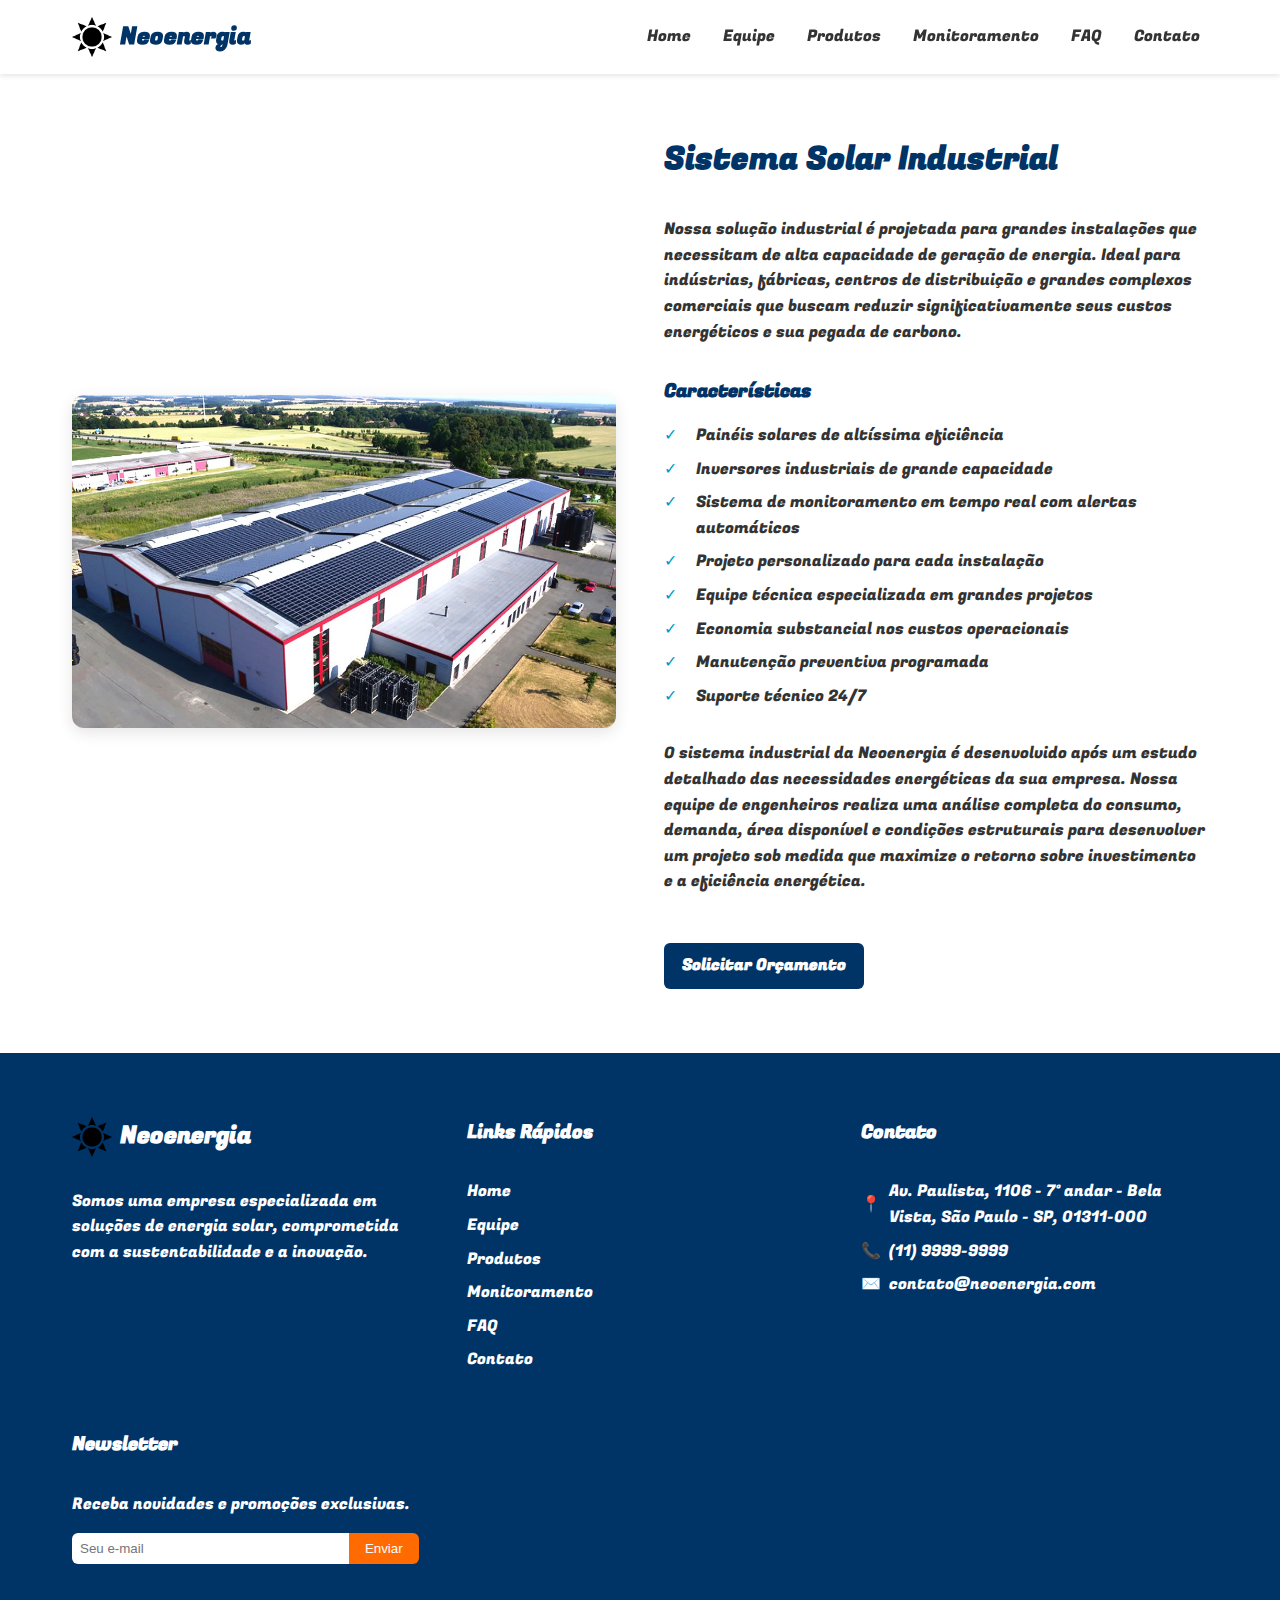
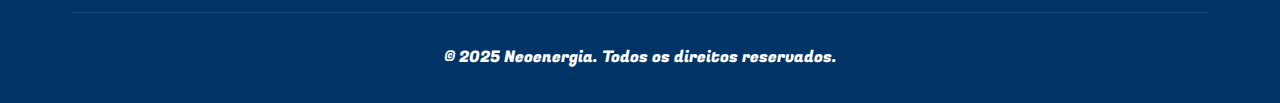
<file: produto-industrial.html>
<!DOCTYPE html>
<html lang="pt-BR">
<head>
    <meta charset="UTF-8">
    <meta name="viewport" content="width=device-width, initial-scale=1.0">
    <title>Sistema Industrial - Neoenergia</title>
    <meta name="description" content="Conheça nosso sistema de energia solar industrial">
    
    <!-- Fontes -->
    <link rel="preconnect" href="https://fonts.googleapis.com">
    <link rel="preconnect" href="https://fonts.gstatic.com" crossorigin>
    <link href="https://fonts.googleapis.com/css2?family=Fugaz+One&display=swap" rel="stylesheet">
    
    <!-- CSS -->
    <link rel="stylesheet" href="main.css">
    
    <!-- Favicon -->
    <link rel="icon" href="sol_icon.png">
</head>
<body>
    <!-- Navbar -->
    <nav class="navbar">
        <div class="container nav__container">
            <a href="index.html" class="nav__logo">
                <img src="sol.png" alt="Logo Neoenergia" width="40" height="40">
                <span>Neoenergia</span>
            </a>
            
            <div class="nav__botoes">
                <a href="index.html" class="nav__botao">Home</a>
                <a href="team.html" class="nav__botao">Equipe</a>
                <a href="index.html#produtos" class="nav__botao">Produtos</a>
                <a href="index.html#monitoramento" class="nav__botao">Monitoramento</a>
                <a href="faq.html" class="nav__botao">FAQ</a>
                <a href="contato.html" class="nav__botao">Contato</a>
            </div>
            
            <button class="nav__mobile-btn" aria-label="Menu Mobile" aria-expanded="false">
                <span></span>
                <span></span>
                <span></span>
            </button>
        </div>
    </nav>

    <!-- Product Detail -->
    <section class="product-detail">
        <div class="container">
            <div class="product-detail__grid">
                <div class="product-detail__image">
                    <img src="produto3.webp" alt="Sistema Solar Industrial">
                </div>
                <div class="product-detail__content">
                    <h1>Sistema Solar Industrial</h1>
                    <p>Nossa solução industrial é projetada para grandes instalações que necessitam de alta capacidade de geração de energia. Ideal para indústrias, fábricas, centros de distribuição e grandes complexos comerciais que buscam reduzir significativamente seus custos energéticos e sua pegada de carbono.</p>
                    
                    <div class="product-detail__features">
                        <h3>Características</h3>
                        <ul>
                            <li>Painéis solares de altíssima eficiência</li>
                            <li>Inversores industriais de grande capacidade</li>
                            <li>Sistema de monitoramento em tempo real com alertas automáticos</li>
                            <li>Projeto personalizado para cada instalação</li>
                            <li>Equipe técnica especializada em grandes projetos</li>
                            <li>Economia substancial nos custos operacionais</li>
                            <li>Manutenção preventiva programada</li>
                            <li>Suporte técnico 24/7</li>
                        </ul>
                    </div>
                    
                    <p>O sistema industrial da Neoenergia é desenvolvido após um estudo detalhado das necessidades energéticas da sua empresa. Nossa equipe de engenheiros realiza uma análise completa do consumo, demanda, área disponível e condições estruturais para desenvolver um projeto sob medida que maximize o retorno sobre investimento e a eficiência energética.</p>
                    
                    <div class="product-detail__cta">
                        <a href="contato.html" class="btn btn--primary">Solicitar Orçamento</a>
                    </div>
                </div>
            </div>
        </div>
    </section>

    <!-- Footer -->
    <footer class="footer">
        <div class="container">
            <div class="footer__grid">
                <div class="footer__about">
                    <div class="footer__logo">
                        <img src="sol.png" alt="Logo Neoenergia" width="40" height="40">
                        <span>Neoenergia</span>
                    </div>
                    <p>Somos uma empresa especializada em soluções de energia solar, comprometida com a sustentabilidade e a inovação.</p>
                </div>
                
                <div class="footer__links">
                    <h3>Links Rápidos</h3>
                    <ul>
                        <li><a href="index.html">Home</a></li>
                        <li><a href="team.html">Equipe</a></li>
                        <li><a href="index.html#produtos">Produtos</a></li>
                        <li><a href="index.html#monitoramento">Monitoramento</a></li>
                        <li><a href="faq.html">FAQ</a></li>
                        <li><a href="contato.html">Contato</a></li>
                    </ul>
                </div>
                
                <div class="footer__contact">
                    <h3>Contato</h3>
                    <p><span class="icon">📍</span> Av. Paulista, 1106 - 7º andar - Bela Vista, São Paulo - SP, 01311-000</p>
                    <p><span class="icon">📞</span> (11) 9999-9999</p>
                    <p><span class="icon">✉️</span> contato@neoenergia.com</p>
                </div>
                
                <div class="footer__newsletter">
                    <h3>Newsletter</h3>
                    <p>Receba novidades e promoções exclusivas.</p>
                    <form class="newsletter-form">
                        <input type="email" placeholder="Seu e-mail" required>
                        <button type="submit">Enviar</button>
                    </form>
                </div>
            </div>
            
            <div class="footer__copyright">
                <p>&copy; 2025 Neoenergia. Todos os direitos reservados.</p>
            </div>
        </div>
    </footer>

    <a href="#" class="back-to-top">↑</a>

    <!-- Main JS -->
    <script src="main.js"></script>
</body>
</html>
</file>
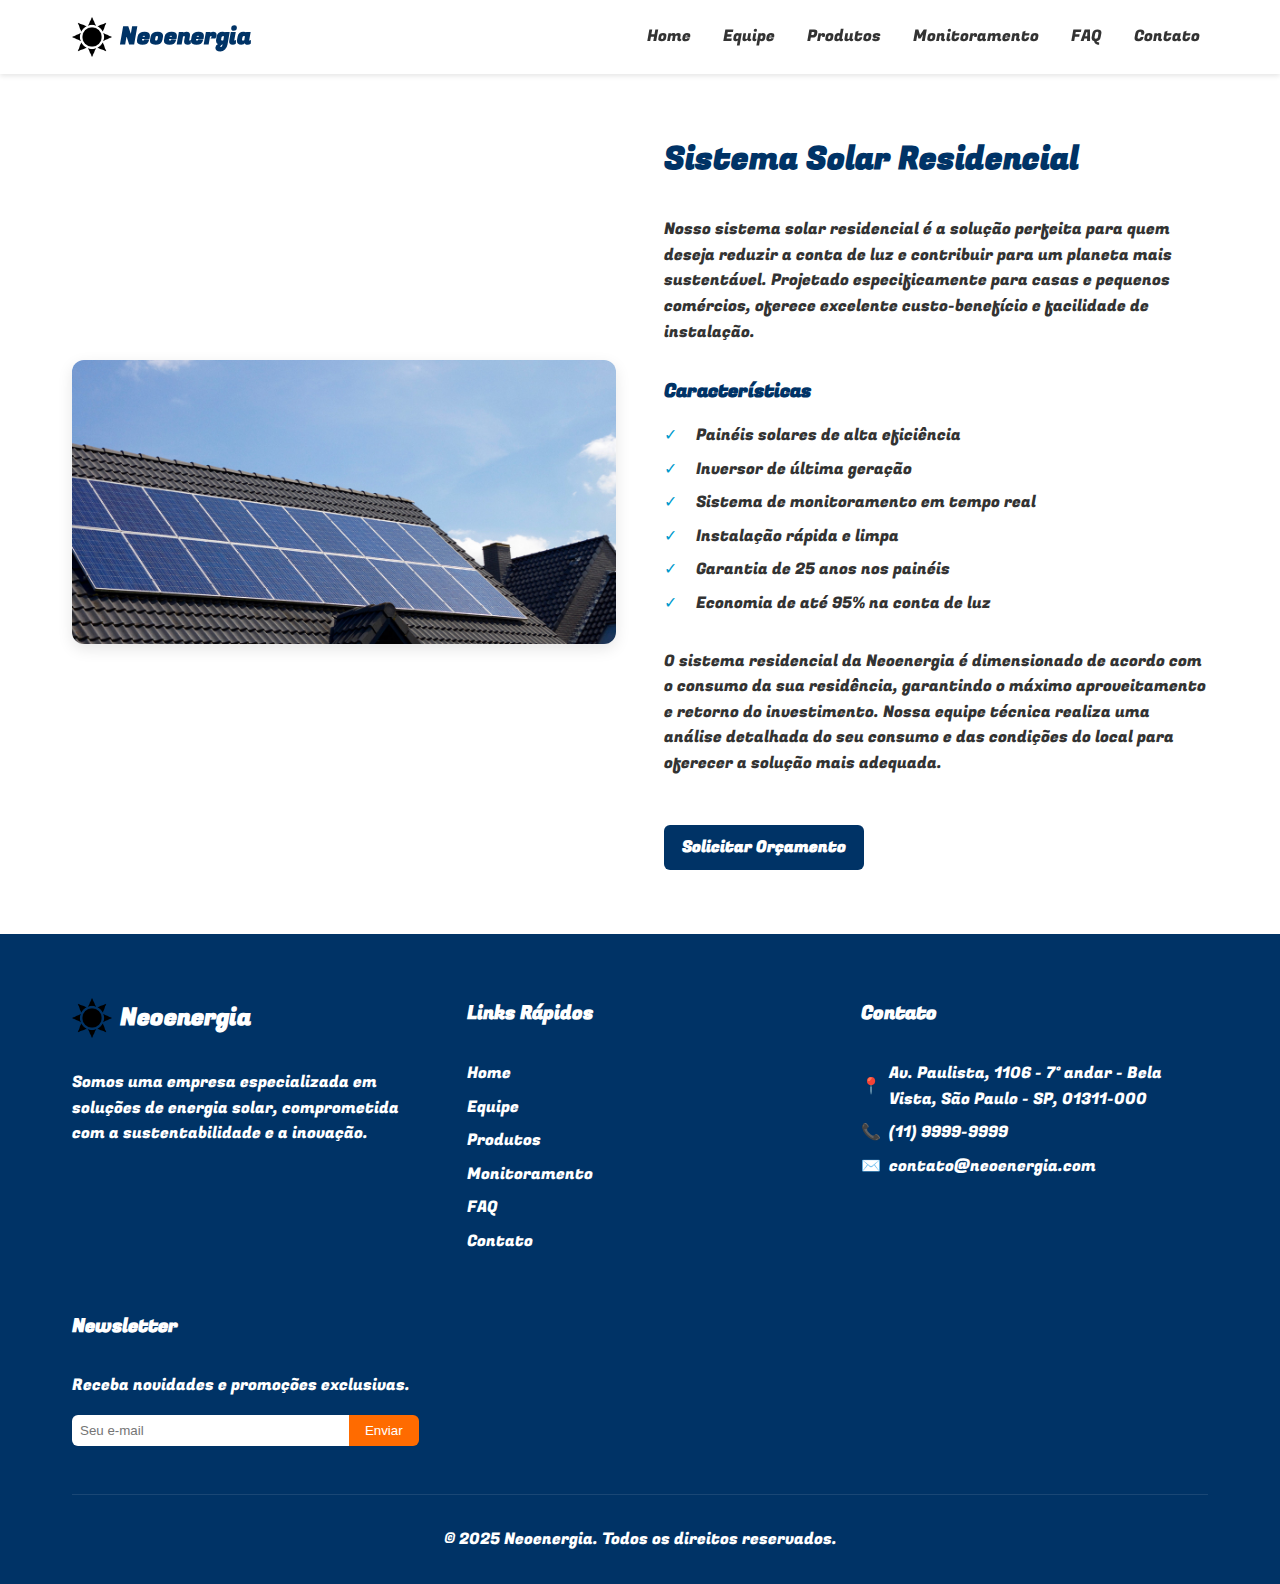
<file: produto-residencial.html>
<!DOCTYPE html>
<html lang="pt-BR">
<head>
    <meta charset="UTF-8">
    <meta name="viewport" content="width=device-width, initial-scale=1.0">
    <title>Sistema Residencial - Neoenergia</title>
    <meta name="description" content="Conheça nosso sistema de energia solar residencial">
    
    <!-- Fontes -->
    <link rel="preconnect" href="https://fonts.googleapis.com">
    <link rel="preconnect" href="https://fonts.gstatic.com" crossorigin>
    <link href="https://fonts.googleapis.com/css2?family=Fugaz+One&display=swap" rel="stylesheet">
    
    <!-- CSS -->
    <link rel="stylesheet" href="main.css">
    
    <!-- Favicon -->
    <link rel="icon" href="sol_icon.png">
</head>
<body>
    <!-- Navbar -->
    <nav class="navbar">
        <div class="container nav__container">
            <a href="index.html" class="nav__logo">
                <img src="sol.png" alt="Logo Neoenergia" width="40" height="40">
                <span>Neoenergia</span>
            </a>
            
            <div class="nav__botoes">
                <a href="index.html" class="nav__botao">Home</a>
                <a href="team.html" class="nav__botao">Equipe</a>
                <a href="index.html#produtos" class="nav__botao">Produtos</a>
                <a href="index.html#monitoramento" class="nav__botao">Monitoramento</a>
                <a href="faq.html" class="nav__botao">FAQ</a>
                <a href="contato.html" class="nav__botao">Contato</a>
            </div>
            
            <button class="nav__mobile-btn" aria-label="Menu Mobile" aria-expanded="false">
                <span></span>
                <span></span>
                <span></span>
            </button>
        </div>
    </nav>

    <!-- Product Detail -->
    <section class="product-detail">
        <div class="container">
            <div class="product-detail__grid">
                <div class="product-detail__image">
                    <img src="produto1.webp" alt="Sistema Solar Residencial">
                </div>
                <div class="product-detail__content">
                    <h1>Sistema Solar Residencial</h1>
                    <p>Nosso sistema solar residencial é a solução perfeita para quem deseja reduzir a conta de luz e contribuir para um planeta mais sustentável. Projetado especificamente para casas e pequenos comércios, oferece excelente custo-benefício e facilidade de instalação.</p>
                    
                    <div class="product-detail__features">
                        <h3>Características</h3>
                        <ul>
                            <li>Painéis solares de alta eficiência</li>
                            <li>Inversor de última geração</li>
                            <li>Sistema de monitoramento em tempo real</li>
                            <li>Instalação rápida e limpa</li>
                            <li>Garantia de 25 anos nos painéis</li>
                            <li>Economia de até 95% na conta de luz</li>
                        </ul>
                    </div>
                    
                    <p>O sistema residencial da Neoenergia é dimensionado de acordo com o consumo da sua residência, garantindo o máximo aproveitamento e retorno do investimento. Nossa equipe técnica realiza uma análise detalhada do seu consumo e das condições do local para oferecer a solução mais adequada.</p>
                    
                    <div class="product-detail__cta">
                        <a href="contato.html" class="btn btn--primary">Solicitar Orçamento</a>
                    </div>
                </div>
            </div>
        </div>
    </section>

    <!-- Footer -->
    <footer class="footer">
        <div class="container">
            <div class="footer__grid">
                <div class="footer__about">
                    <div class="footer__logo">
                        <img src="sol.png" alt="Logo Neoenergia" width="40" height="40">
                        <span>Neoenergia</span>
                    </div>
                    <p>Somos uma empresa especializada em soluções de energia solar, comprometida com a sustentabilidade e a inovação.</p>
                </div>
                
                <div class="footer__links">
                    <h3>Links Rápidos</h3>
                    <ul>
                        <li><a href="index.html">Home</a></li>
                        <li><a href="team.html">Equipe</a></li>
                        <li><a href="index.html#produtos">Produtos</a></li>
                        <li><a href="index.html#monitoramento">Monitoramento</a></li>
                        <li><a href="faq.html">FAQ</a></li>
                        <li><a href="contato.html">Contato</a></li>
                    </ul>
                </div>
                
                <div class="footer__contact">
                    <h3>Contato</h3>
                    <p><span class="icon">📍</span> Av. Paulista, 1106 - 7º andar - Bela Vista, São Paulo - SP, 01311-000</p>
                    <p><span class="icon">📞</span> (11) 9999-9999</p>
                    <p><span class="icon">✉️</span> contato@neoenergia.com</p>
                </div>
                
                <div class="footer__newsletter">
                    <h3>Newsletter</h3>
                    <p>Receba novidades e promoções exclusivas.</p>
                    <form class="newsletter-form">
                        <input type="email" placeholder="Seu e-mail" required>
                        <button type="submit">Enviar</button>
                    </form>
                </div>
            </div>
            
            <div class="footer__copyright">
                <p>&copy; 2025 Neoenergia. Todos os direitos reservados.</p>
            </div>
        </div>
    </footer>

    <a href="#" class="back-to-top">↑</a>

    <!-- Main JS -->
    <script src="main.js"></script>
</body>
</html>
</file>
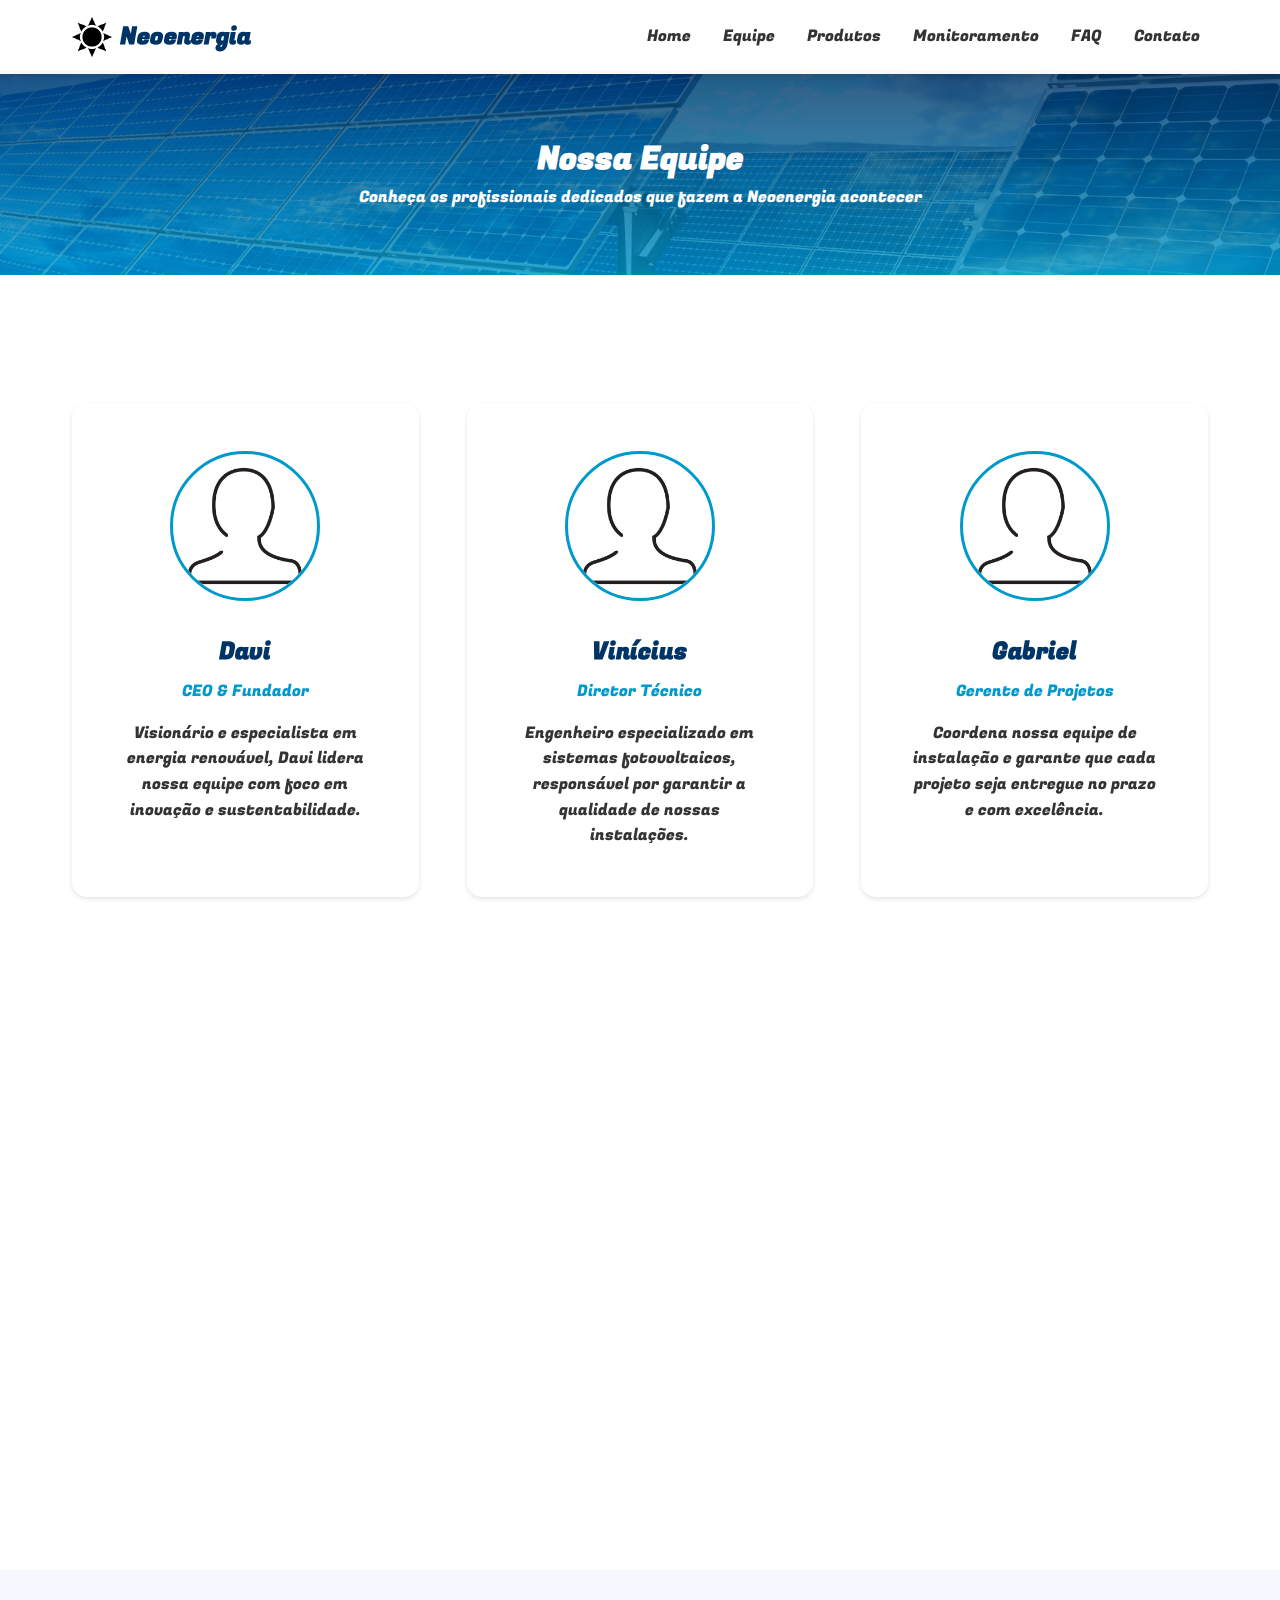
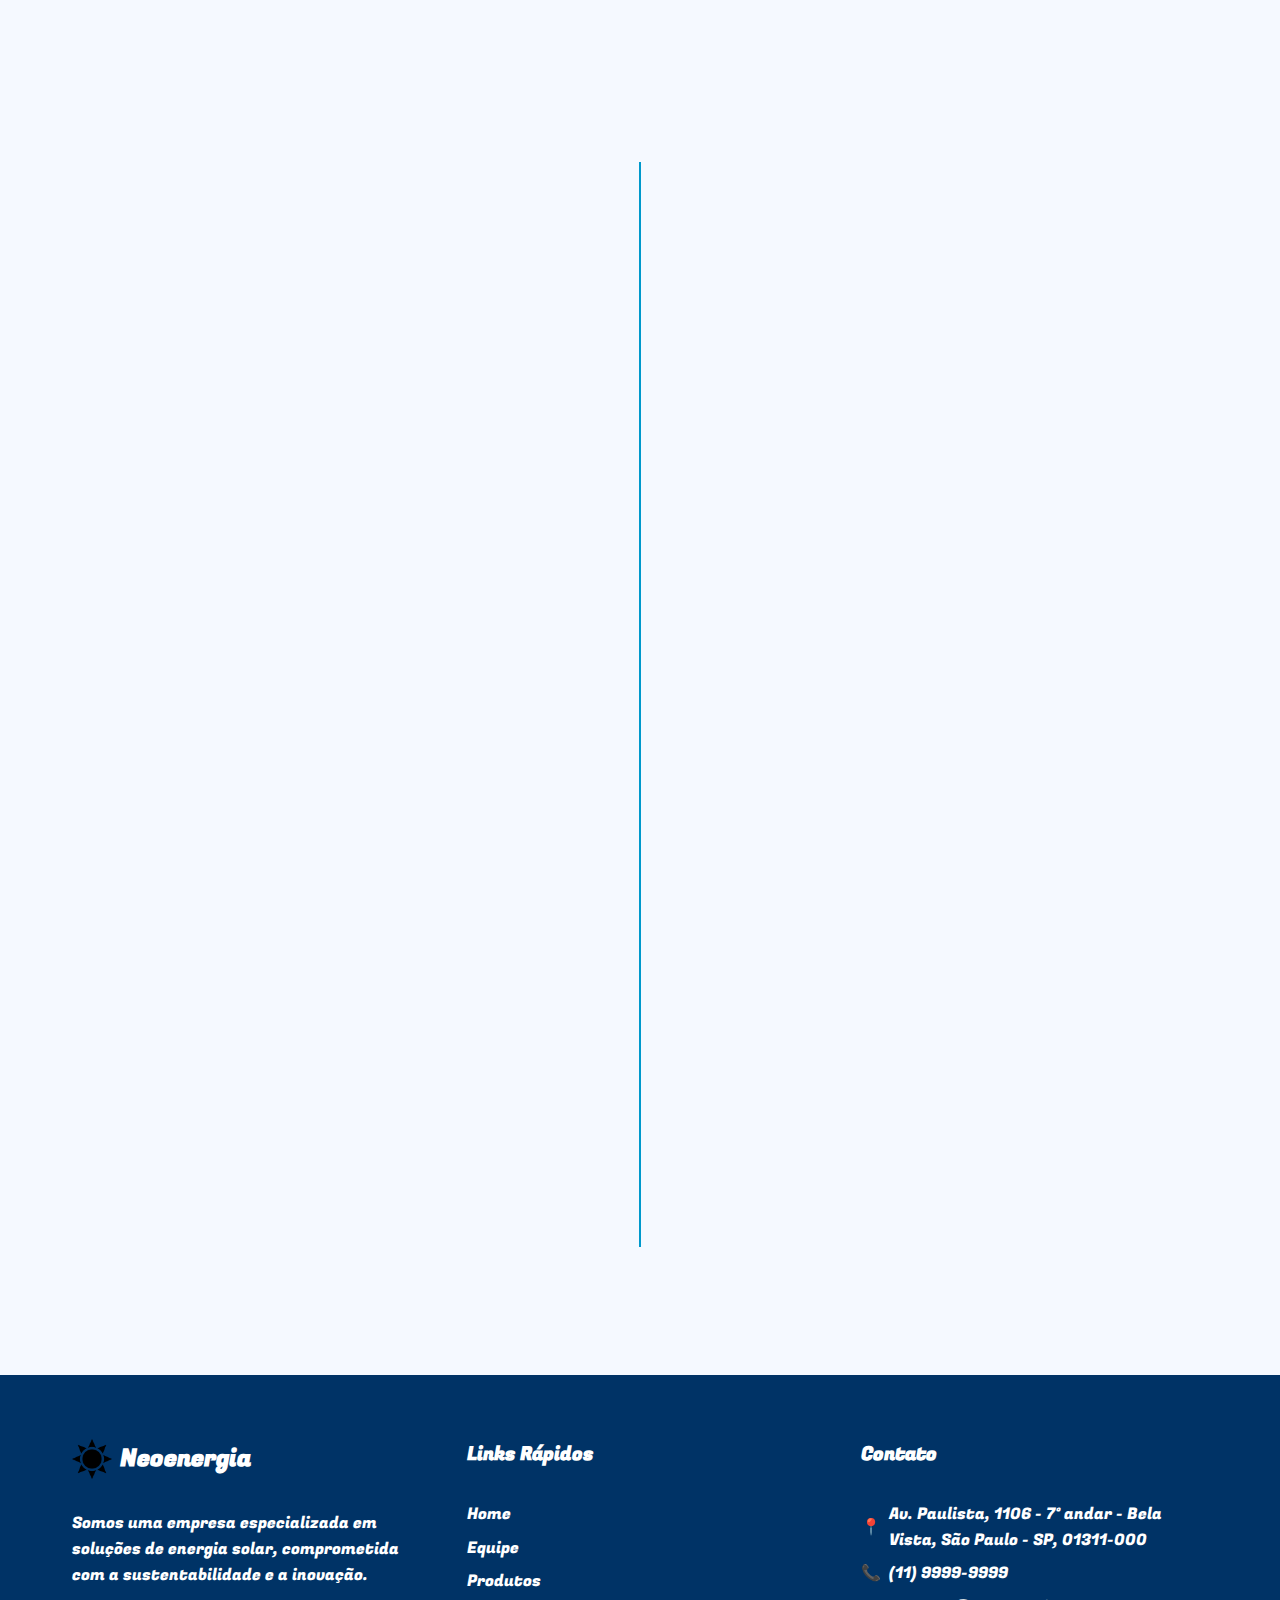
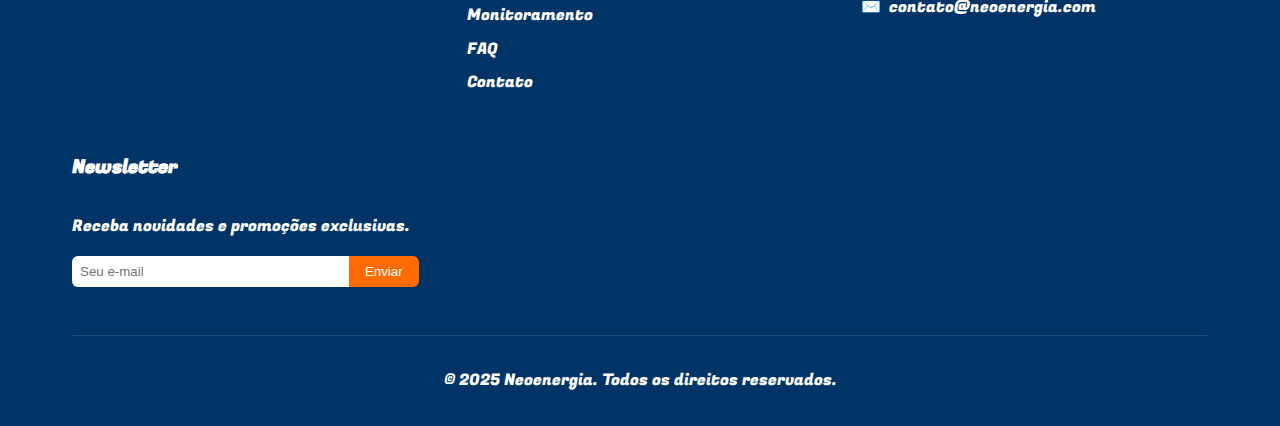
<file: team.html>
<!DOCTYPE html>
<html lang="pt-BR">
<head>
    <meta charset="UTF-8">
    <meta name="viewport" content="width=device-width, initial-scale=1.0">
    <title>Equipe - Neoenergia</title>
    <meta name="description" content="Conheça a equipe da Neoenergia, especialistas em energia solar">
    
    <!-- Fontes -->
    <link rel="preconnect" href="https://fonts.googleapis.com">
    <link rel="preconnect" href="https://fonts.gstatic.com" crossorigin>
    <link href="https://fonts.googleapis.com/css2?family=Fugaz+One&display=swap" rel="stylesheet">
    
    <!-- CSS -->
    <link rel="stylesheet" href="main.css">
    <link rel="stylesheet" href="mobile.css">
    
    <!-- Favicon -->
    <link rel="icon" href="sol_icon.png">
    
    <!-- AOS CSS (Animate on Scroll) -->
    <link href="https://unpkg.com/aos@2.3.1/dist/aos.css" rel="stylesheet">
</head>
<body>
    <!-- Navbar -->
    <nav class="navbar">
        <div class="container nav__container">
            <a href="index.html" class="nav__logo">
                <img src="sol.png" alt="Logo Neoenergia" width="40" height="40">
                <span>Neoenergia</span>
            </a>
            
            <div class="nav__botoes">
                <a href="index.html" class="nav__botao">Home</a>
                <a href="team.html" class="nav__botao">Equipe</a>
                <a href="index.html#produtos" class="nav__botao">Produtos</a>
                <a href="index.html#monitoramento" class="nav__botao">Monitoramento</a>
                <a href="faq.html" class="nav__botao">FAQ</a>
                <a href="contato.html" class="nav__botao">Contato</a>
            </div>
            
            <button class="nav__mobile-btn" aria-label="Menu Mobile" aria-expanded="false">
                <span></span>
                <span></span>
                <span></span>
            </button>
        </div>
    </nav>

    <!-- Team Header -->
    <header class="team__header">
        <div class="container">
            <h1>Nossa Equipe</h1>
            <p>Conheça os profissionais dedicados que fazem a Neoenergia acontecer</p>
        </div>
    </header>

    <!-- Team Members - Top Row -->
    <section class="section">
        <div class="container">
            <div class="members__grid" data-aos="fade-up">
                <div class="member" data-aos="fade-up" data-aos-delay="100">
                    <div class="member__photo">
                        <img src="team1.webp" alt="Foto de Davi">
                    </div>
                    <h3 class="member__name">Davi</h3>
                    <p class="member__role">CEO & Fundador</p>
                    <p>Visionário e especialista em energia renovável, Davi lidera nossa equipe com foco em inovação e sustentabilidade.</p>
                </div>
                
                <div class="member" data-aos="fade-up" data-aos-delay="200">
                    <div class="member__photo">
                        <img src="team2.webp" alt="Foto de Vinícius">
                    </div>
                    <h3 class="member__name">Vinícius</h3>
                    <p class="member__role">Diretor Técnico</p>
                    <p>Engenheiro especializado em sistemas fotovoltaicos, responsável por garantir a qualidade de nossas instalações.</p>
                </div>
                
                <div class="member" data-aos="fade-up" data-aos-delay="300">
                    <div class="member__photo">
                        <img src="team3.webp" alt="Foto de Gabriel">
                    </div>
                    <h3 class="member__name">Gabriel</h3>
                    <p class="member__role">Gerente de Projetos</p>
                    <p>Coordena nossa equipe de instalação e garante que cada projeto seja entregue no prazo e com excelência.</p>
                </div>
            </div>
            
            <!-- Team Members - Bottom Row (Centered) -->
            <div class="members__bottom" data-aos="fade-up" data-aos-delay="400">
                <div class="member" data-aos="fade-up" data-aos-delay="500">
                    <div class="member__photo">
                        <img src="team4.webp" alt="Foto de Henry">
                    </div>
                    <h3 class="member__name">Henry</h3>
                    <p class="member__role">Especialista em Sustentabilidade</p>
                    <p>Desenvolve estratégias para maximizar o impacto ambiental positivo de nossos sistemas solares.</p>
                </div>
                
                <div class="member" data-aos="fade-up" data-aos-delay="600">
                    <div class="member__photo">
                        <img src="team5.webp" alt="Foto de Bruno">
                    </div>
                    <h3 class="member__name">Bruno</h3>
                    <p class="member__role">Diretor de Marketing</p>
                    <p>Responsável pela estratégia de comunicação e expansão da marca Neoenergia no mercado de energia solar.</p>
                </div>
            </div>
        </div>
    </section>

    <!-- Timeline -->
    <section class="section section--alt">
        <div class="container">
            <h2 class="section__title" data-aos="fade-up">Nossa História</h2>
            
            <div class="timeline">
                <div class="timeline__event" data-aos="fade-right">
                    <div class="event__date">2025</div>
                    <h3>Fundação</h3>
                    <p>A Neoenergia foi fundada este ano com a missão de democratizar o acesso à energia solar no Brasil.</p>
                </div>
                
                <div class="timeline__event" data-aos="fade-left">
                    <div class="event__date">Março 2025</div>
                    <h3>Primeiros Projetos</h3>
                    <p>Iniciamos nossos primeiros projetos de instalação de painéis solares em residências e pequenos comércios.</p>
                </div>
                
                <div class="timeline__event" data-aos="fade-right">
                    <div class="event__date">Abril 2025</div>
                    <h3>Inovação</h3>
                    <p>Lançamos nosso aplicativo de monitoramento em tempo real, revolucionando a experiência do cliente.</p>
                </div>
                
                <div class="timeline__event" data-aos="fade-left">
                    <div class="event__date">Maio 2025</div>
                    <h3>Expansão</h3>
                    <p>Abrimos nosso primeiro centro de distribuição e expandimos nossa atuação para toda a região metropolitana de São Paulo.</p>
                </div>
                
                <div class="timeline__event" data-aos="fade-right">
                    <div class="event__date">Hoje</div>
                    <h3>Crescimento</h3>
                    <p>Continuamos crescendo e inovando para oferecer as melhores soluções em energia solar para nossos clientes.</p>
                </div>
            </div>
        </div>
    </section>

    <!-- Footer -->
    <footer class="footer">
        <div class="container">
            <div class="footer__grid">
                <div class="footer__about">
                    <div class="footer__logo">
                        <img src="sol.png" alt="Logo Neoenergia" width="40" height="40">
                        <span>Neoenergia</span>
                    </div>
                    <p>Somos uma empresa especializada em soluções de energia solar, comprometida com a sustentabilidade e a inovação.</p>
                </div>
                
                <div class="footer__links">
                    <h3>Links Rápidos</h3>
                    <ul>
                        <li><a href="index.html">Home</a></li>
                        <li><a href="team.html">Equipe</a></li>
                        <li><a href="index.html#produtos">Produtos</a></li>
                        <li><a href="index.html#monitoramento">Monitoramento</a></li>
                        <li><a href="faq.html">FAQ</a></li>
                        <li><a href="contato.html">Contato</a></li>
                    </ul>
                </div>
                
                <div class="footer__contact">
                    <h3>Contato</h3>
                    <p><span class="icon">📍</span> Av. Paulista, 1106 - 7º andar - Bela Vista, São Paulo - SP, 01311-000</p>
                    <p><span class="icon">📞</span> (11) 9999-9999</p>
                    <p><span class="icon">✉️</span> contato@neoenergia.com</p>
                </div>
                
                <div class="footer__newsletter">
                    <h3>Newsletter</h3>
                    <p>Receba novidades e promoções exclusivas.</p>
                    <form class="newsletter-form">
                        <input type="email" placeholder="Seu e-mail" required>
                        <button type="submit">Enviar</button>
                    </form>
                </div>
            </div>
            
            <div class="footer__copyright">
                <p>&copy; 2025 Neoenergia. Todos os direitos reservados.</p>
            </div>
        </div>
    </footer>

    <a href="#" class="back-to-top">↑</a>

    <!-- AOS JS (Animate on Scroll) -->
    <script src="https://unpkg.com/aos@2.3.1/dist/aos.js"></script>
    
    <!-- Main JS -->
    <script src="main.js"></script>
</body>
</html>
</file>
<file: main.css>
:root {
    /* Cores */
    --color-primary: #003366;
    --color-secondary: #0099cc;
    --color-accent: #ff6b00;
    --color-text: #333333;
    --color-text-light: #ffffff;
    --color-bg: #ffffff;
    --color-bg-secondary: #f5f9ff;
    --color-border: rgba(0, 0, 0, 0.1);
    
    /* Sombras */
    --shadow-sm: 0 2px 5px rgba(0, 0, 0, 0.1);
    --shadow-md: 0 5px 15px rgba(0, 0, 0, 0.1);
    --shadow-lg: 0 10px 30px rgba(0, 0, 0, 0.15);
    
    /* Bordas */
    --radius-sm: 6px;
    --radius-md: 12px;
    --radius-lg: 15px;
    
    /* Transições */
    --transition: all 0.3s ease;
    
    /* Espaçamentos */
    --space-xs: 0.5rem;
    --space-sm: 1rem;
    --space-md: 2rem;
    --space-lg: 3rem;
    --space-xl: 4rem;
}

/* Reset e Base */
* {
    margin: 0;
    padding: 0;
    box-sizing: border-box;
}

html {
    scroll-behavior: smooth;
}

body {
    font-family: 'Fugaz One', sans-serif;
    line-height: 1.6;
    color: var(--color-text);
    background-color: var(--color-bg);
    overflow-x: hidden;
}

/* Componentes */
.container {
    width: 100%;
    max-width: 1200px;
    margin: 0 auto;
    padding: 0 var(--space-md);
}

.btn {
    display: inline-block;
    padding: var(--space-xs) var(--space-sm);
    border-radius: var(--radius-sm);
    font-weight: bold;
    text-align: center;
    transition: var(--transition);
    border: 2px solid transparent;
    cursor: pointer;
    text-decoration: none;
}

.btn--primary {
    background-color: var(--color-primary);
    color: var(--color-text-light);
}

.btn--secondary {
    background-color: transparent;
    border-color: var(--color-primary);
    color: var(--color-primary);
}

.btn--primary:hover {
    background-color: var(--color-secondary);
}

.btn--secondary:hover {
    background-color: var(--color-primary);
    color: var(--color-text-light);
}

/* Seções */
.section {
    padding: var(--space-xl) 0;
}

.section__title {
    font-size: 2.5rem;
    color: var(--color-primary);
    margin-bottom: var(--space-lg);
    text-align: center;
}

/* Navbar */
.navbar {
    position: fixed;
    top: 0;
    left: 0;
    right: 0;
    background-color: rgba(255, 255, 255, 0.97);
    box-shadow: var(--shadow-sm);
    z-index: 1000;
    padding: var(--space-sm) 0;
}

.nav__container {
    display: flex;
    justify-content: space-between;
    align-items: center;
}

.nav__logo {
    display: flex;
    align-items: center;
    text-decoration: none;
    color: var(--color-primary);
    font-weight: bold;
    font-size: 1.5rem;
}

.nav__logo img {
    margin-right: var(--space-xs);
}

.nav__botoes {
    display: flex;
    gap: var(--space-sm);
}

.nav__botao {
    text-decoration: none;
    color: var(--color-text);
    font-weight: 500;
    transition: var(--transition);
    padding: var(--space-xs);
}

.nav__botao:hover {
    color: var(--color-primary);
}

.nav__mobile-btn {
    display: none;
    background: none;
    border: none;
    cursor: pointer;
    width: 30px;
    height: 20px;
    position: relative;
}

.nav__mobile-btn span {
    display: block;
    width: 100%;
    height: 2px;
    background-color: var(--color-primary);
    position: absolute;
    transition: var(--transition);
}

.nav__mobile-btn span:first-child {
    top: 0;
}

.nav__mobile-btn span:nth-child(2) {
    top: 50%;
    transform: translateY(-50%);
}

.nav__mobile-btn span:last-child {
    bottom: 0;
}

.nav__mobile-btn.active span:first-child {
    transform: translateY(9px) rotate(45deg);
}

.nav__mobile-btn.active span:nth-child(2) {
    opacity: 0;
}

.nav__mobile-btn.active span:last-child {
    transform: translateY(-9px) rotate(-45deg);
}

/* Hero Section */
.hero {
    height: 100vh;
    display: flex;
    align-items: center;
    background: linear-gradient(to right, var(--color-bg) 30%, rgba(255,255,255,0.7) 50%, rgba(255,255,255,0) 70%), url('painel_solar.webp') no-repeat right center/cover;
    margin-top: 70px;
}

.hero__content {
    max-width: 600px;
}

.hero__title {
    font-size: 3rem;
    color: var(--color-primary);
    margin-bottom: var(--space-md);
}

.hero__subtitle {
    font-size: 1.5rem;
    margin-bottom: var(--space-lg);
}

.hero__buttons {
    display: flex;
    gap: var(--space-sm);
}

/* Products Section */
.products__grid {
    display: grid;
    grid-template-columns: repeat(auto-fit, minmax(300px, 1fr));
    gap: var(--space-lg);
    margin-top: var(--space-xl);
}

.product {
    text-align: center;
    padding: var(--space-md);
    border-radius: var(--radius-md);
    box-shadow: var(--shadow-sm);
    transition: var(--transition);
    background-color: var(--color-bg);
    display: flex;
    flex-direction: column;
    align-items: center;
}

.product:hover {
    transform: translateY(-5px);
    box-shadow: var(--shadow-md);
}

.product__image {
    width: 100%;
    height: 200px;
    margin-bottom: var(--space-md);
    overflow: hidden;
    border-radius: var(--radius-sm);
    display: flex;
    justify-content: center;
    align-items: center;
}

.product__image img {
    width: 100%;
    height: 100%;
    object-fit: cover;
    display: block;
    margin: 0 auto;
}

.product h3 {
    color: var(--color-primary);
    margin-bottom: var(--space-sm);
}

.product p {
    margin-bottom: var(--space-md);
}

/* Video Section */
.video-container {
    max-width: 800px;
    margin: 0 auto;
    border-radius: var(--radius-md);
    overflow: hidden;
    box-shadow: var(--shadow-md);
    display: flex;
    justify-content: center;
}

.video-container iframe {
    width: 100%;
    aspect-ratio: 16/9;
    border: none;
    display: block;
    margin: 0 auto;
}

/* Team Page */
.team__header {
    padding: var(--space-xl) 0;
    background: linear-gradient(rgba(0, 51, 102, 0.8), rgba(0, 153, 204, 0.8)), url('painel_solar.webp') no-repeat center center/cover;
    color: var(--color-text-light);
    text-align: center;
    margin-top: 70px;
}

.members__grid {
    display: grid;
    grid-template-columns: repeat(3, 1fr);
    gap: var(--space-lg);
    margin-top: var(--space-xl);
}

.members__bottom {
    display: grid;
    grid-template-columns: repeat(2, 1fr);
    gap: var(--space-lg);
    margin-top: var(--space-xl);
    max-width: 600px;
    margin-left: auto;
    margin-right: auto;
}

.member {
    background: white;
    border-radius: var(--radius-lg);
    padding: var(--space-lg);
    text-align: center;
    box-shadow: var(--shadow-sm);
    transition: var(--transition);
}

.member:hover {
    transform: translateY(-5px);
    box-shadow: var(--shadow-md);
}

.member__photo {
    width: 150px;
    height: 150px;
    border-radius: 50%;
    overflow: hidden;
    margin: 0 auto var(--space-md);
    border: 3px solid var(--color-secondary);
}

.member__photo img {
    width: 100%;
    height: 100%;
    object-fit: cover;
}

.member__name {
    font-size: 1.5rem;
    color: var(--color-primary);
    margin-bottom: var(--space-xs);
}

.member__role {
    color: var(--color-secondary);
    margin-bottom: var(--space-sm);
}

/* Timeline */
.timeline {
    position: relative;
    margin: var(--space-xl) 0;
}

.timeline::before {
    content: '';
    position: absolute;
    left: 50%;
    top: 0;
    bottom: 0;
    width: 2px;
    background: var(--color-secondary);
    transform: translateX(-50%);
}

.timeline__event {
    position: relative;
    margin-bottom: var(--space-lg);
    width: 50%;
    padding: var(--space-md);
}

.timeline__event:nth-child(odd) {
    margin-left: auto;
    text-align: right;
}

.timeline__event:nth-child(even) {
    margin-right: auto;
    text-align: left;
}

.event__date {
    font-weight: bold;
    color: var(--color-primary);
    margin-bottom: var(--space-xs);
}

/* Contact Page */
.section--contact {
    margin-top: 70px;
}

.contact__grid {
    display: grid;
    grid-template-columns: 1fr 1fr;
    gap: var(--space-lg);
}

.contact__form .form-group {
    margin-bottom: var(--space-md);
    position: relative;
}

.contact__form input,
.contact__form textarea {
    width: 100%;
    padding: var(--space-sm);
    border: 1px solid var(--color-border);
    border-radius: var(--radius-sm);
    font-family: inherit;
    transition: var(--transition);
}

.contact__form textarea {
    min-height: 150px;
    resize: vertical;
}

.contact__form input:focus,
.contact__form textarea:focus {
    outline: none;
    border-color: var(--color-secondary);
    box-shadow: var(--shadow-sm);
}

.error-message {
    color: #e74c3c;
    font-size: 0.875rem;
    margin-top: 5px;
    display: none;
}

.contact__info h3 {
    color: var(--color-primary);
    margin-bottom: var(--space-md);
}

.info-item {
    display: flex;
    align-items: center;
    margin-bottom: var(--space-sm);
}

.info-item .icon {
    margin-right: var(--space-sm);
    font-size: 1.5rem;
}

.map-container {
    margin: var(--space-md) 0;
    border-radius: var(--radius-md);
    overflow: hidden;
    height: 250px;
}

.contact-map {
    width: 100%;
    height: 100%;
    border: none;
}

.social-links {
    display: flex;
    gap: var(--space-sm);
    margin-top: var(--space-md);
}

.social-link {
    display: flex;
    align-items: center;
    justify-content: center;
    width: 40px;
    height: 40px;
    background-color: var(--color-primary);
    color: var(--color-text-light);
    border-radius: 50%;
    text-decoration: none;
    transition: var(--transition);
}

.social-link:hover {
    background-color: var(--color-secondary);
    transform: translateY(-3px);
}

/* FAQ Page */
.section--faq {
    margin-top: 70px;
}

.search-box {
    display: flex;
    margin-bottom: var(--space-lg);
    max-width: 600px;
    margin-left: auto;
    margin-right: auto;
}

.search-box input {
    flex: 1;
    padding: var(--space-sm);
    border: 1px solid var(--color-border);
    border-radius: var(--radius-sm) 0 0 var(--radius-sm);
    font-family: inherit;
}

.search-box input:focus {
    outline: none;
    border-color: var(--color-secondary);
}

.search-btn {
    background-color: var(--color-primary);
    color: var(--color-text-light);
    border: none;
    padding: 0 var(--space-sm);
    border-radius: 0 var(--radius-sm) var(--radius-sm) 0;
    cursor: pointer;
}

.faq-container {
    display: grid;
    grid-template-columns: 1fr 1fr;
    gap: var(--space-lg);
    margin-bottom: var(--space-xl);
}

.faq-category h3 {
    color: var(--color-primary);
    margin-bottom: var(--space-md);
    padding-bottom: var(--space-xs);
    border-bottom: 2px solid var(--color-secondary);
}

.faq-item {
    margin-bottom: var(--space-sm);
    border: 1px solid var(--color-border);
    border-radius: var(--radius-sm);
    overflow: hidden;
}

.faq-question {
    width: 100%;
    background-color: var(--color-bg-secondary);
    padding: var(--space-sm);
    text-align: left;
    border: none;
    cursor: pointer;
    display: flex;
    justify-content: space-between;
    align-items: center;
    font-weight: bold;
    color: var(--color-primary);
}

.faq-question span {
    transition: var(--transition);
}

.faq-item.active .faq-question span {
    transform: rotate(45deg);
}

.faq-answer {
    padding: 0;
    max-height: 0;
    overflow: hidden;
    transition: var(--transition);
}

.faq-item.active .faq-answer {
    padding: var(--space-sm);
    max-height: 500px;
}

.testimonials h3 {
    text-align: center;
    color: var(--color-primary);
    margin-bottom: var(--space-md);
}

.testimonial-slider {
    display: flex;
    overflow-x: auto;
    gap: var(--space-md);
    padding: var(--space-sm);
    cursor: grab;
    scroll-snap-type: x mandatory;
}

.testimonial {
    min-width: 300px;
    background-color: var(--color-bg-secondary);
    padding: var(--space-md);
    border-radius: var(--radius-md);
    box-shadow: var(--shadow-sm);
    text-align: center;
    scroll-snap-align: start;
}

.testimonial img {
    width: 80px;
    height: 80px;
    border-radius: 50%;
    object-fit: cover;
    margin: 0 auto var(--space-sm);
    border: 3px solid var(--color-secondary);
}

.testimonial blockquote {
    font-style: italic;
    margin-bottom: var(--space-sm);
}

.testimonial cite {
    font-weight: bold;
    color: var(--color-primary);
}

/* Monitoramento Section */
.section--alt {
    background-color: var(--color-bg-secondary);
    padding: var(--space-xl) 0;
}

.monitoring__content {
    display: flex;
    align-items: center;
    gap: var(--space-xl);
    margin-top: var(--space-lg);
}

.monitoring__text {
    flex: 1;
}

.monitoring__text p {
    font-size: 1.2rem;
    margin-bottom: var(--space-md);
}

.monitoring__text ul {
    margin-bottom: var(--space-lg);
    list-style: none;
}

.monitoring__text li {
    margin-bottom: var(--space-xs);
    padding-left: var(--space-md);
    position: relative;
}

.monitoring__text li:before {
    content: '✓';
    color: var(--color-secondary);
    position: absolute;
    left: 0;
    font-weight: bold;
}

.monitoring__image {
    flex: 1;
    border-radius: var(--radius-lg);
    overflow: hidden;
    box-shadow: var(--shadow-md);
    display: flex;
    justify-content: center;
    align-items: center;
}

.monitoring__image img {
    width: 100%;
    height: auto;
    display: block;
    border-radius: var(--radius-md);
    transition: var(--transition);
}

.monitoring__image:hover img {
    transform: scale(1.02);
}

/* Footer */
.footer {
    background-color: var(--color-primary);
    color: var(--color-text-light);
    padding: var(--space-xl) 0 var(--space-md);
}

.footer__grid {
    display: grid;
    grid-template-columns: repeat(auto-fit, minmax(250px, 1fr));
    gap: var(--space-lg);
}

.footer__logo {
    display: flex;
    align-items: center;
    margin-bottom: var(--space-md);
}

.footer__logo img {
    width: 40px;
    height: 40px;
    margin-right: var(--space-xs);
}

.footer__logo span {
    font-size: 1.5rem;
    font-weight: bold;
}

.footer__links h3,
.footer__contact h3,
.footer__newsletter h3 {
    margin-bottom: var(--space-md);
    font-size: 1.2rem;
}

.footer__links ul {
    list-style: none;
}

.footer__links li {
    margin-bottom: var(--space-xs);
}

.footer__links a {
    color: var(--color-text-light);
    text-decoration: none;
    transition: var(--transition);
}

.footer__links a:hover {
    color: var(--color-secondary);
}

.footer__contact p {
    margin-bottom: var(--space-xs);
    display: flex;
    align-items: center;
}

.footer__contact .icon {
    margin-right: var(--space-xs);
}

.footer__newsletter p {
    margin-bottom: var(--space-sm);
}

.newsletter-form {
    display: flex;
}

.newsletter-form input {
    flex: 1;
    padding: var(--space-xs);
    border: none;
    border-radius: var(--radius-sm) 0 0 var(--radius-sm);
}

.newsletter-form button {
    background-color: var(--color-accent);
    color: var(--color-text-light);
    border: none;
    padding: var(--space-xs) var(--space-sm);
    border-radius: 0 var(--radius-sm) var(--radius-sm) 0;
    cursor: pointer;
}

.footer__copyright {
    text-align: center;
    margin-top: var(--space-lg);
    padding-top: var(--space-md);
    border-top: 1px solid rgba(255, 255, 255, 0.1);
}

.back-to-top {
    position: fixed;
    bottom: 20px;
    right: 20px;
    width: 40px;
    height: 40px;
    background-color: var(--color-primary);
    color: var(--color-text-light);
    border-radius: 50%;
    display: flex;
    align-items: center;
    justify-content: center;
    text-decoration: none;
    opacity: 0;
    visibility: hidden;
    transition: var(--transition);
    box-shadow: var(--shadow-md);
    z-index: 999;
}

.back-to-top.visible {
    opacity: 1;
    visibility: visible;
}

.back-to-top:hover {
    background-color: var(--color-secondary);
}

/* Produto Detalhes */
.product-detail {
    margin-top: 70px;
    padding: var(--space-xl) 0;
}

.product-detail__grid {
    display: grid;
    grid-template-columns: 1fr 1fr;
    gap: var(--space-lg);
    align-items: center;
}

.product-detail__image {
    border-radius: var(--radius-md);
    overflow: hidden;
    box-shadow: var(--shadow-md);
}

.product-detail__image img {
    width: 100%;
    height: auto;
    display: block;
}

.product-detail__content h1 {
    color: var(--color-primary);
    margin-bottom: var(--space-md);
}

.product-detail__content p {
    margin-bottom: var(--space-md);
}

.product-detail__features {
    margin: var(--space-md) 0;
}

.product-detail__features h3 {
    color: var(--color-primary);
    margin-bottom: var(--space-sm);
}

.product-detail__features ul {
    list-style: none;
}

.product-detail__features li {
    margin-bottom: var(--space-xs);
    padding-left: var(--space-md);
    position: relative;
}

.product-detail__features li:before {
    content: '✓';
    color: var(--color-secondary);
    position: absolute;
    left: 0;
}

.product-detail__cta {
    margin-top: var(--space-lg);
}

/* Responsividade */
@media (max-width: 992px) {
    .nav__mobile-btn {
        display: block;
    }
    
    .nav__botoes {
        position: fixed;
        top: 70px;
        left: 0;
        right: 0;
        background-color: var(--color-bg);
        flex-direction: column;
        padding: var(--space-md);
        box-shadow: var(--shadow-md);
        transform: translateY(-100%);
        opacity: 0;
        pointer-events: none;
        transition: var(--transition);
    }
    
    .nav__botoes.active {
        transform: translateY(0);
        opacity: 1;
        pointer-events: auto;
    }
    
    .hero {
        background: linear-gradient(to bottom, rgba(255,255,255,0.9) 0%, rgba(255,255,255,0.7) 100%), url('painel_solar.webp') no-repeat center center/cover;
        text-align: center;
        padding: var(--space-xl) 0;
    }
    
    .hero__content {
        max-width: 100%;
    }
    
    .hero__title {
        font-size: 2.5rem;
    }
    
    .hero__subtitle {
        font-size: 1.2rem;
    }
    
    .hero__buttons {
        justify-content: center;
    }
    
    .monitoring__content {
        flex-direction: column;
    }
    
    .monitoring__image {
        order: -1;
        margin-bottom: var(--space-lg);
    }
    
    .contact__grid {
        grid-template-columns: 1fr;
    }
    
    .faq-container {
        grid-template-columns: 1fr;
    }
    
    .product-detail__grid {
        grid-template-columns: 1fr;
    }
    
    .members__grid {
        grid-template-columns: repeat(auto-fill, minmax(250px, 1fr));
    }
}

@media (max-width: 768px) {
    .hero__title {
        font-size: 2rem;
    }
    
    .section__title {
        font-size: 2rem;
    }
    
    .footer__grid {
        grid-template-columns: 1fr;
    }
    
    .products__grid {
        grid-template-columns: 1fr;
    }
    
    .product {
        max-width: 400px;
        margin: 0 auto;
    }
    
    .timeline::before {
        left: 0;
    }
    
    .timeline__event {
        width: 100%;
        padding-left: var(--space-lg);
        text-align: left;
    }
    
    .timeline__event:nth-child(odd) {
        text-align: left;
    }
    
    .members__grid {
        grid-template-columns: 1fr;
        max-width: 300px;
        margin-left: auto;
        margin-right: auto;
    }
    
    .members__bottom {
        grid-template-columns: 1fr;
        max-width: 300px;
    }
}

@media (max-width: 480px) {
    .hero__buttons {
        flex-direction: column;
        gap: var(--space-sm);
    }
    
    .hero__title {
        font-size: 1.8rem;
    }
    
    .section__title {
        font-size: 1.8rem;
    }
    
    .newsletter-form {
        flex-direction: column;
    }
    
    .newsletter-form input {
        border-radius: var(--radius-sm);
        margin-bottom: var(--space-xs);
    }
    
    .newsletter-form button {
        border-radius: var(--radius-sm);
    }
}

/* Animações */
@keyframes fadeIn {
    from {
        opacity: 0;
        transform: translateY(20px);
    }
    to {
        opacity: 1;
        transform: translateY(0);
    }
}

@keyframes pulse {
    0% {
        transform: scale(1);
    }
    50% {
        transform: scale(1.05);
    }
    100% {
        transform: scale(1);
    }
}

@keyframes float {
    0% {
        transform: translateY(0px);
    }
    50% {
        transform: translateY(-10px);
    }
    100% {
        transform: translateY(0px);
    }
}

.btn {
    text-decoration: none;
}

.product {
    animation: fadeIn 0.5s ease-out;
}

.product:hover {
    animation: pulse 2s infinite;
}

.monitoring__image img {
    animation: float 6s ease-in-out infinite;
}

.member:hover .member__photo img {
    transform: scale(1.1);
}

.nav__botao:hover {
    border-bottom: 2px solid var(--color-primary);
}
</file>
<file: mobile.css>
/* Estilos adicionais para melhorar a responsividade mobile */
.monitoring__wrapper {
    background: linear-gradient(135deg, var(--color-bg-secondary) 0%, #e6f2ff 100%);
    border-radius: var(--radius-lg);
    padding: var(--space-md);
    box-shadow: var(--shadow-md);
    margin-top: var(--space-lg);
}

.monitoring__subtitle {
    color: var(--color-primary);
    font-size: 1.8rem;
    margin-bottom: var(--space-md);
}

.monitoring__features {
    display: grid;
    grid-template-columns: repeat(auto-fit, minmax(250px, 1fr));
    gap: var(--space-md);
    margin: var(--space-lg) 0;
}

.feature-item {
    display: flex;
    align-items: flex-start;
    background-color: rgba(255, 255, 255, 0.8);
    padding: var(--space-sm);
    border-radius: var(--radius-md);
    box-shadow: var(--shadow-sm);
    transition: var(--transition);
}

.feature-item:hover {
    transform: translateY(-5px);
    box-shadow: var(--shadow-md);
}

.feature-icon {
    font-size: 2rem;
    margin-right: var(--space-sm);
    color: var(--color-secondary);
}

.feature-text h4 {
    color: var(--color-primary);
    margin-bottom: var(--space-xs);
}

.app-buttons {
    display: flex;
    gap: var(--space-md);
    margin-top: var(--space-lg);
}

.app-icon {
    margin-right: var(--space-xs);
}

.app-frame {
    border: 10px solid #333;
    border-radius: 30px;
    overflow: hidden;
    box-shadow: var(--shadow-lg);
    position: relative;
}

.app-shadow {
    position: absolute;
    bottom: -20px;
    left: 10%;
    right: 10%;
    height: 20px;
    background: rgba(0, 0, 0, 0.2);
    border-radius: 50%;
    filter: blur(10px);
    z-index: -1;
}

/* Melhorias de responsividade para mobile */
@media (max-width: 768px) {
    .hero__title {
        font-size: 2rem;
    }
    
    .hero__subtitle {
        font-size: 1.1rem;
    }
    
    .monitoring__content {
        flex-direction: column-reverse;
        gap: var(--space-lg);
    }
    
    .monitoring__image {
        max-width: 300px;
        margin: 0 auto;
    }
    
    .app-buttons {
        flex-direction: column;
        gap: var(--space-sm);
    }
    
    .feature-item {
        padding: var(--space-xs);
    }
    
    .feature-icon {
        font-size: 1.5rem;
    }
    
    .product__image {
        height: 180px;
    }
    
    .section__title {
        font-size: 1.8rem;
    }
}

@media (max-width: 480px) {
    .monitoring__features {
        grid-template-columns: 1fr;
    }
    
    .hero {
        height: auto;
        min-height: 80vh;
    }
    
    .hero__title {
        font-size: 1.7rem;
    }
    
    .monitoring__subtitle {
        font-size: 1.5rem;
    }
    
    .feature-item {
        flex-direction: column;
        align-items: center;
        text-align: center;
    }
    
    .feature-icon {
        margin-right: 0;
        margin-bottom: var(--space-xs);
    }
    
    .nav__logo span {
        font-size: 1.2rem;
    }
}
</file>
